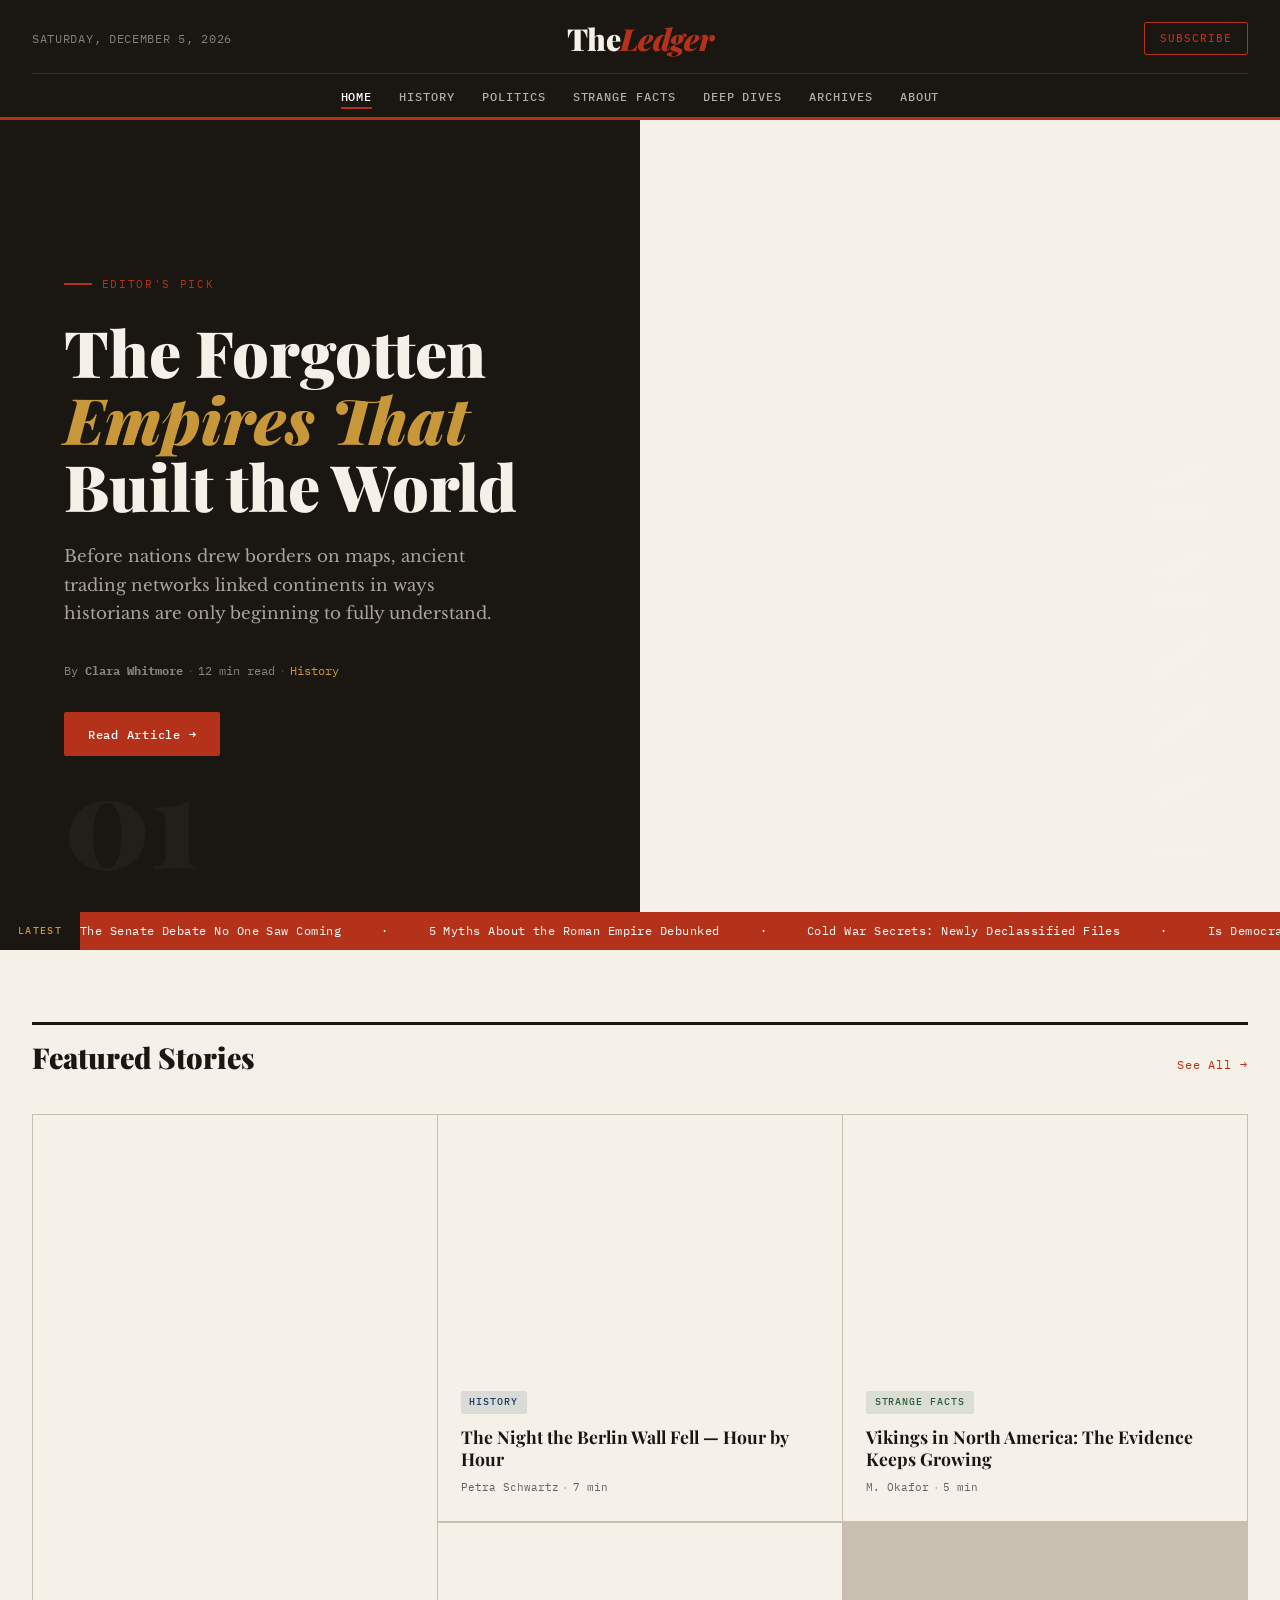
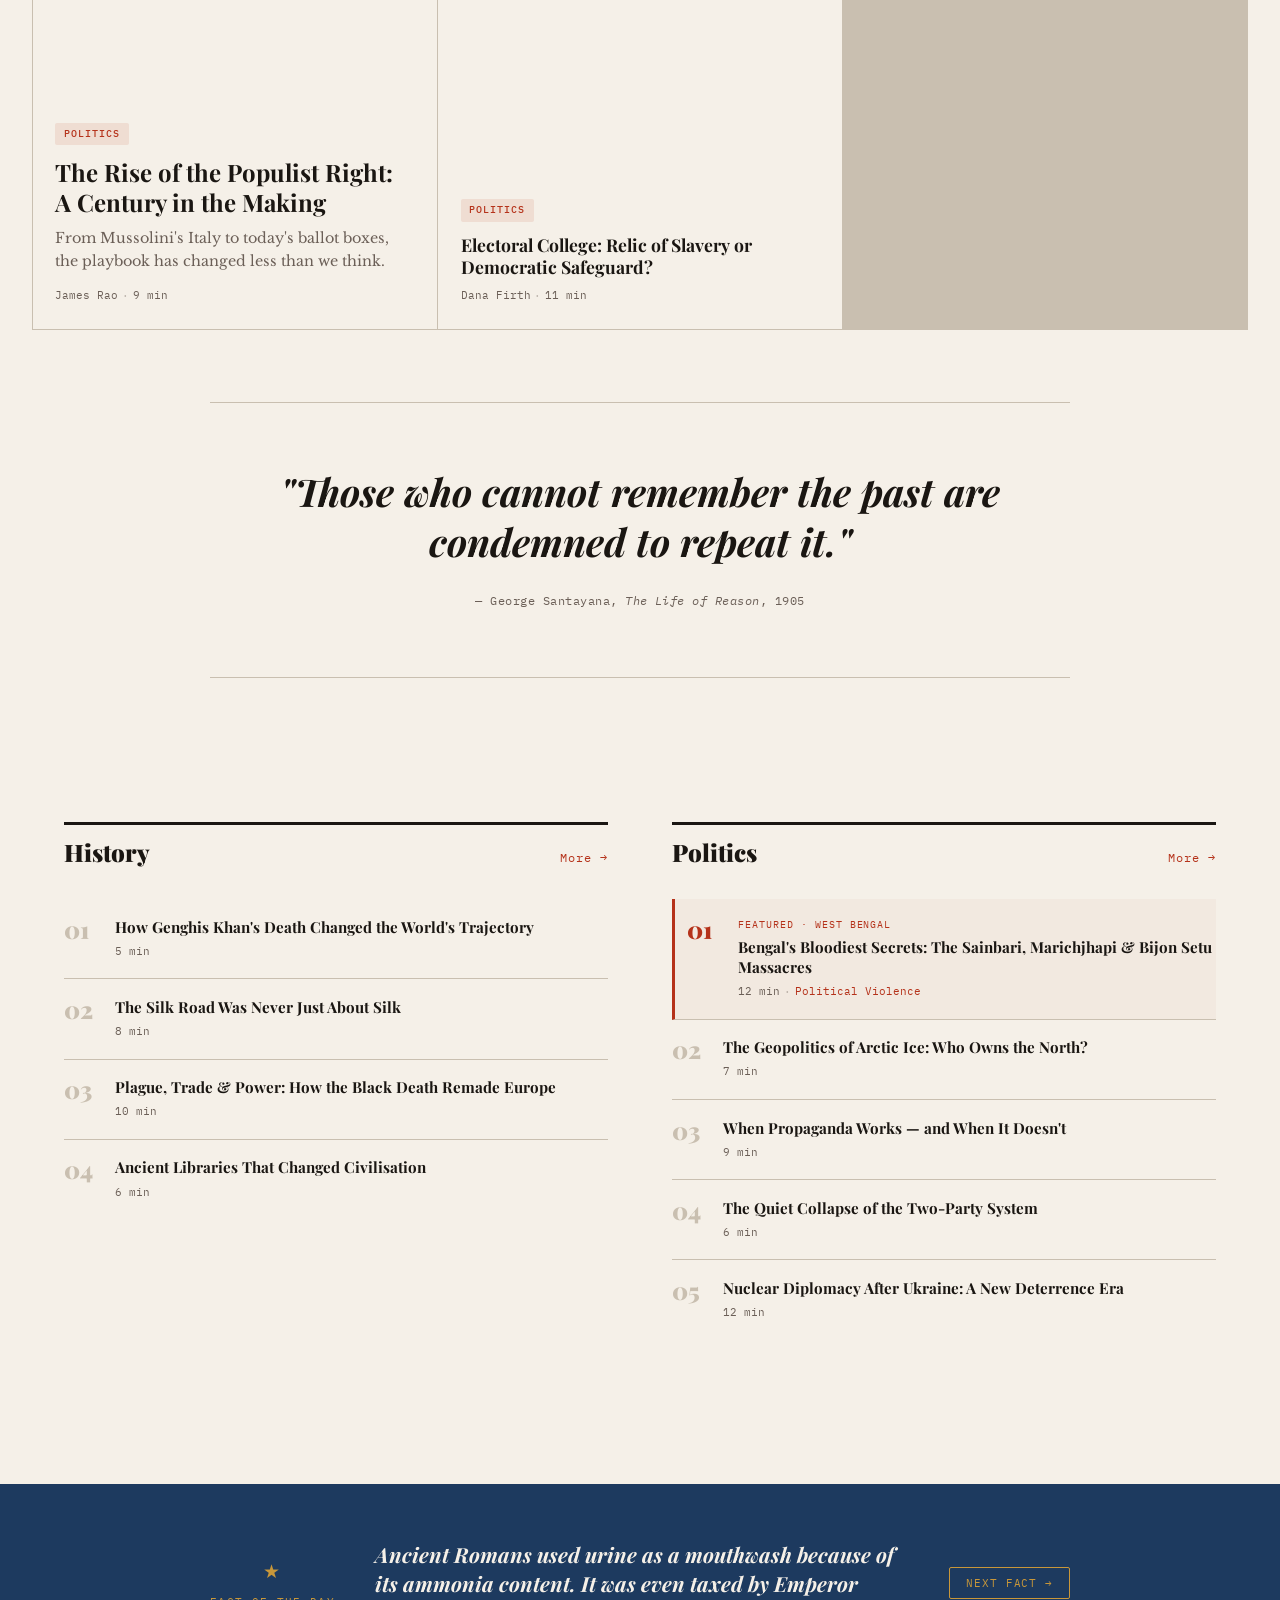
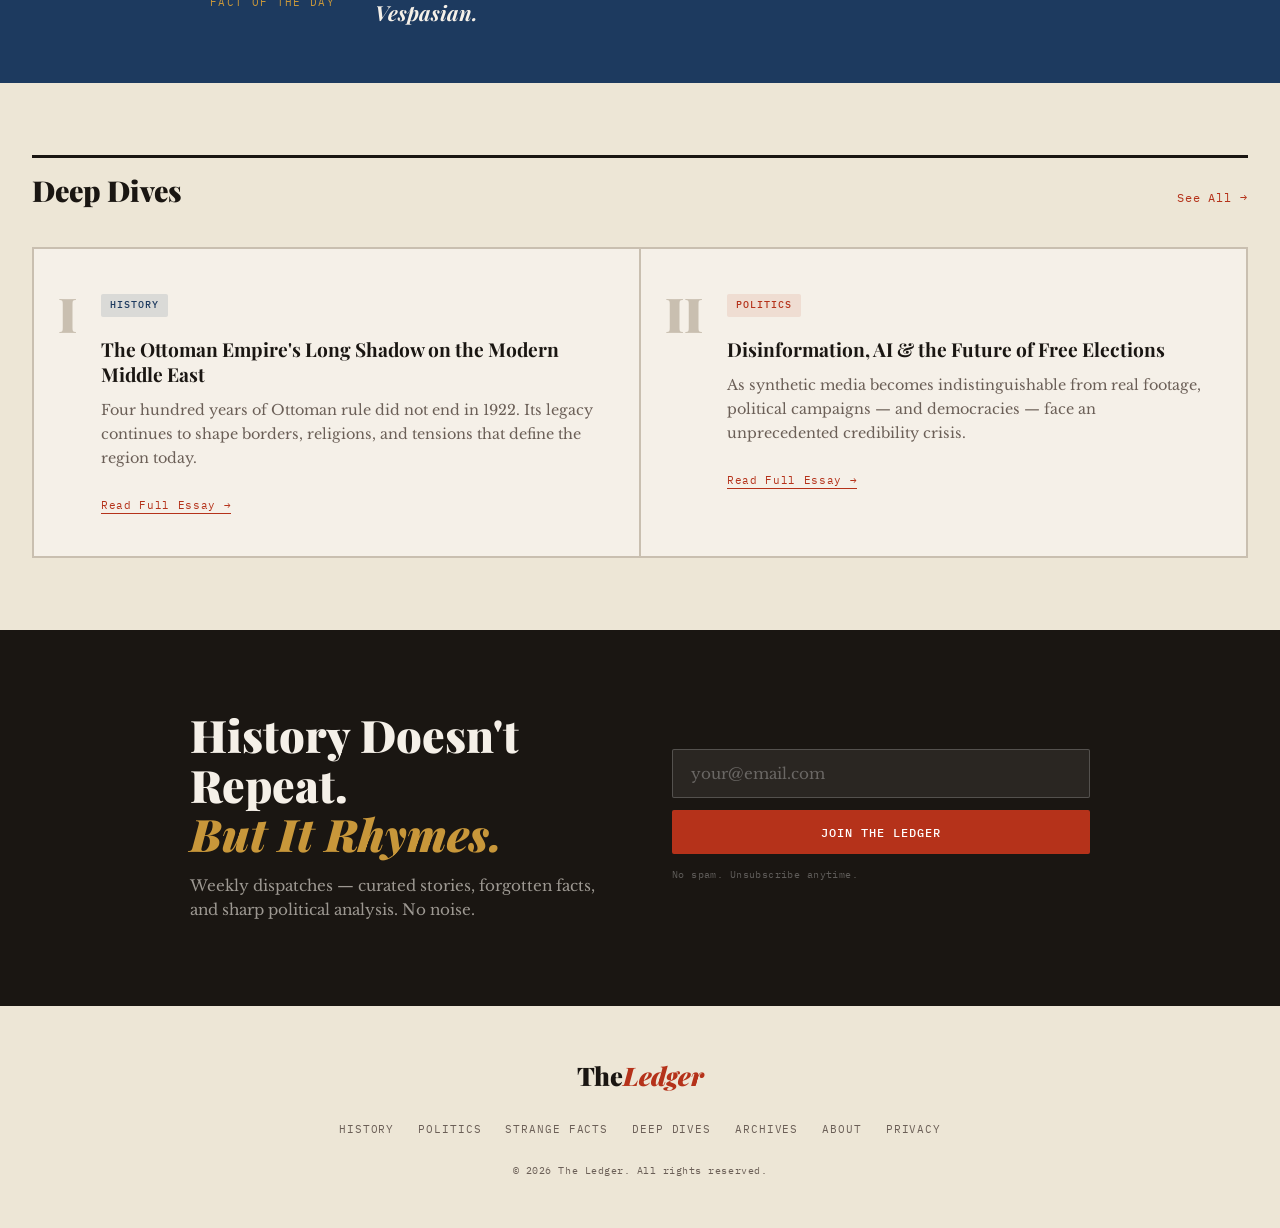
<file: index.html>
<!DOCTYPE html>
<html lang="en">
<head>
  <meta charset="UTF-8" />
  <meta name="viewport" content="width=device-width, initial-scale=1.0" />
  <title>The Ledger — History, Facts & Politics</title>
  <link rel="stylesheet" href="style.css" />
  <link href="https://fonts.googleapis.com/css2?family=Playfair+Display:ital,wght@0,400;0,700;0,900;1,400;1,700&family=Libre+Baskerville:ital,wght@0,400;0,700;1,400&family=IBM+Plex+Mono:wght@400;500&display=swap" rel="stylesheet" />
</head>
<body>

  <!-- ── NAVIGATION ── -->
  <header class="site-header" id="site-header">
    <div class="header-inner">
      <div class="header-top">
        <div class="dateline" id="dateline"></div>
        <a href="#" class="logo">The<em>Ledger</em></a>
        <div class="header-cta">
          <a href="#" class="btn-subscribe">Subscribe</a>
        </div>
      </div>

      <nav class="main-nav" id="main-nav">
        <button class="nav-toggle" id="nav-toggle" aria-label="Open menu">
          <span></span><span></span><span></span>
        </button>
        <ul class="nav-list" id="nav-list">
          <li><a href="#" class="nav-link active">Home</a></li>
          <li><a href="history.html" class="nav-link">History</a></li>
          <li><a href="#" class="nav-link">Politics</a></li>
          <li><a href="#" class="nav-link">Strange Facts</a></li>
          <li><a href="#" class="nav-link">Deep Dives</a></li>
          <li><a href="#" class="nav-link">Archives</a></li>
          <li><a href="#" class="nav-link">About</a></li>
        </ul>
      </nav>
    </div>
  </header>

  <main>

    <!-- ── HERO ── -->
    <section class="hero">
      <div class="hero-grid">
        <div class="hero-tag">Editor's Pick</div>
        <h1 class="hero-headline">
          The Forgotten<br /><em>Empires That</em><br />Built the World
        </h1>
        <p class="hero-sub">
          Before nations drew borders on maps, ancient trading networks
          linked continents in ways historians are only beginning to fully understand.
        </p>
        <div class="hero-meta">
          <span class="author">By <strong>Clara Whitmore</strong></span>
          <span class="dot">·</span>
          <span class="read-time">12 min read</span>
          <span class="dot">·</span>
          <span class="category">History</span>
        </div>
        <a href="#" class="btn-read">Read Article →</a>
        <div class="hero-number">01</div>
      </div>
      <div class="hero-image-wrap">
        <div class="hero-image" aria-hidden="true"></div>
        <div class="hero-overlay-text">MMXXVI</div>
      </div>
    </section>

    <!-- ── TICKER ── -->
    <div class="ticker-wrap" aria-label="Latest headlines ticker">
      <span class="ticker-label">LATEST</span>
      <div class="ticker-track" id="ticker-track">
        <div class="ticker-inner" id="ticker-inner">
          <span>The Senate Debate No One Saw Coming</span>
          <span>·</span>
          <span>5 Myths About the Roman Empire Debunked</span>
          <span>·</span>
          <span>Cold War Secrets: Newly Declassified Files</span>
          <span>·</span>
          <span>Is Democracy in Retreat? A Global Survey</span>
          <span>·</span>
          <span>The Forgotten Women of the French Revolution</span>
          <span>·</span>
          <span>Why Maps Have Always Been Political Weapons</span>
          <span>·</span>
        </div>
      </div>
    </div>

    <!-- ── FEATURED GRID ── -->
    <section class="section featured-section">
      <div class="section-header">
        <h2 class="section-title">Featured Stories</h2>
        <a href="#" class="see-all">See All →</a>
      </div>

      <div class="card-grid">

        <article class="card card--large" data-reveal>
          <div class="card-img" style="background-image: url('https://images.unsplash.com/photo-1526304640581-d334cdbbf45e?w=900&q=80')"></div>
          <div class="card-body">
            <span class="card-cat cat-politics">Politics</span>
            <h3 class="card-title">The Rise of the Populist Right: A Century in the Making</h3>
            <p class="card-excerpt">From Mussolini's Italy to today's ballot boxes, the playbook has changed less than we think.</p>
            <div class="card-meta">
              <span>James Rao</span><span class="dot">·</span><span>9 min</span>
            </div>
          </div>
        </article>

        <article class="card" data-reveal>
          <div class="card-img" style="background-image: url('https://images.unsplash.com/photo-1461360370896-922624d12aa1?w=600&q=80')"></div>
          <div class="card-body">
            <span class="card-cat cat-history">History</span>
            <h3 class="card-title">The Night the Berlin Wall Fell — Hour by Hour</h3>
            <div class="card-meta">
              <span>Petra Schwartz</span><span class="dot">·</span><span>7 min</span>
            </div>
          </div>
        </article>

        <article class="card" data-reveal>
          <div class="card-img" style="background-image: url('https://images.unsplash.com/photo-1495020689067-958852a7765e?w=600&q=80')"></div>
          <div class="card-body">
            <span class="card-cat cat-facts">Strange Facts</span>
            <h3 class="card-title">Vikings in North America: The Evidence Keeps Growing</h3>
            <div class="card-meta">
              <span>M. Okafor</span><span class="dot">·</span><span>5 min</span>
            </div>
          </div>
        </article>

        <article class="card" data-reveal>
          <div class="card-img" style="background-image: url('https://images.unsplash.com/photo-1529107386315-e1a2ed48a620?w=600&q=80')"></div>
          <div class="card-body">
            <span class="card-cat cat-politics">Politics</span>
            <h3 class="card-title">Electoral College: Relic of Slavery or Democratic Safeguard?</h3>
            <div class="card-meta">
              <span>Dana Firth</span><span class="dot">·</span><span>11 min</span>
            </div>
          </div>
        </article>

      </div>
    </section>

    <!-- ── DIVIDER QUOTE ── -->
    <blockquote class="pull-quote" data-reveal>
      <p>"Those who cannot remember the past are condemned to repeat it."</p>
      <cite>— George Santayana, <em>The Life of Reason</em>, 1905</cite>
    </blockquote>

    <!-- ── TWO-COLUMN: HISTORY + POLITICS ── -->
    <section class="section two-col-section">
      <div class="two-col-wrap">

        <div class="col-block">
          <div class="col-header">
            <h2 class="col-title">History</h2>
            <a href="#" class="see-all">More →</a>
          </div>
          <div class="list-articles">
            <article class="list-article" data-reveal>
              <span class="list-num">01</span>
              <div>
                <h4>How Genghis Khan's Death Changed the World's Trajectory</h4>
                <div class="card-meta"><span>5 min</span></div>
              </div>
            </article>
            <article class="list-article" data-reveal>
              <span class="list-num">02</span>
              <div>
                <h4>The Silk Road Was Never Just About Silk</h4>
                <div class="card-meta"><span>8 min</span></div>
              </div>
            </article>
            <article class="list-article" data-reveal>
              <span class="list-num">03</span>
              <div>
                <h4>Plague, Trade & Power: How the Black Death Remade Europe</h4>
                <div class="card-meta"><span>10 min</span></div>
              </div>
            </article>
            <article class="list-article" data-reveal>
              <span class="list-num">04</span>
              <div>
                <h4>Ancient Libraries That Changed Civilisation</h4>
                <div class="card-meta"><span>6 min</span></div>
              </div>
            </article>
          </div>
        </div>

        <div class="col-block">
          <div class="col-header">
            <h2 class="col-title">Politics</h2>
            <a href="#" class="see-all">More →</a>
          </div>
          <div class="list-articles">
            <article class="list-article" data-reveal style="border-left: 3px solid #b5321a; padding-left: .75rem; background: rgba(181,50,26,.04);">
              <span class="list-num" style="color: #b5321a;">01</span>
              <div>
                <span style="font-family:'IBM Plex Mono',monospace; font-size:.6rem; letter-spacing:.1em; text-transform:uppercase; color:#b5321a; display:block; margin-bottom:.25rem;">Featured · West Bengal</span>
                <h4><a href="bengal-massacre.html" style="color:inherit; text-decoration:none;">Bengal's Bloodiest Secrets: The Sainbari, Marichjhapi &amp; Bijon Setu Massacres</a></h4>
                <div class="card-meta"><span>12 min</span><span class="dot">·</span><span style="color:#b5321a;">Political Violence</span></div>
              </div>
            </article>
            <article class="list-article" data-reveal>
              <span class="list-num">02</span>
              <div>
                <h4>The Geopolitics of Arctic Ice: Who Owns the North?</h4>
                <div class="card-meta"><span>7 min</span></div>
              </div>
            </article>
            <article class="list-article" data-reveal>
              <span class="list-num">03</span>
              <div>
                <h4>When Propaganda Works — and When It Doesn't</h4>
                <div class="card-meta"><span>9 min</span></div>
              </div>
            </article>
            <article class="list-article" data-reveal>
              <span class="list-num">04</span>
              <div>
                <h4>The Quiet Collapse of the Two-Party System</h4>
                <div class="card-meta"><span>6 min</span></div>
              </div>
            </article>
            <article class="list-article" data-reveal>
              <span class="list-num">05</span>
              <div>
                <h4>Nuclear Diplomacy After Ukraine: A New Deterrence Era</h4>
                <div class="card-meta"><span>12 min</span></div>
              </div>
            </article>
          </div>
        </div>

      </div>
    </section>

    <!-- ── FACT OF THE DAY ── -->
    <section class="fact-band" data-reveal>
      <div class="fact-inner">
        <div class="fact-label">
          <span class="fact-icon">★</span>
          Fact of the Day
        </div>
        <p class="fact-text" id="fact-text">Loading today's fact…</p>
        <button class="btn-nextfact" id="next-fact">Next Fact →</button>
      </div>
    </section>

    <!-- ── DEEP DIVES ── -->
    <section class="section deep-section">
      <div class="section-header">
        <h2 class="section-title">Deep Dives</h2>
        <a href="#" class="see-all">See All →</a>
      </div>
      <div class="deep-grid">

        <article class="deep-card" data-reveal>
          <div class="deep-num">I</div>
          <div>
            <span class="card-cat cat-history">History</span>
            <h3>The Ottoman Empire's Long Shadow on the Modern Middle East</h3>
            <p>Four hundred years of Ottoman rule did not end in 1922. Its legacy continues to shape borders, religions, and tensions that define the region today.</p>
            <a href="#" class="btn-ghost">Read Full Essay →</a>
          </div>
        </article>

        <article class="deep-card" data-reveal>
          <div class="deep-num">II</div>
          <div>
            <span class="card-cat cat-politics">Politics</span>
            <h3>Disinformation, AI & the Future of Free Elections</h3>
            <p>As synthetic media becomes indistinguishable from real footage, political campaigns — and democracies — face an unprecedented credibility crisis.</p>
            <a href="#" class="btn-ghost">Read Full Essay →</a>
          </div>
        </article>

      </div>
    </section>

    <!-- ── NEWSLETTER ── -->
    <section class="newsletter-band" data-reveal>
      <div class="newsletter-inner">
        <div class="newsletter-text">
          <h2>History Doesn't Repeat.<br /><em>But It Rhymes.</em></h2>
          <p>Weekly dispatches — curated stories, forgotten facts, and sharp political analysis. No noise.</p>
        </div>
        <div class="newsletter-form">
          <input type="email" placeholder="your@email.com" class="email-input" aria-label="Email address" />
          <button class="btn-join">Join the Ledger</button>
          <small>No spam. Unsubscribe anytime.</small>
        </div>
      </div>
    </section>

  </main>

  <!-- ── FOOTER ── -->
  <footer class="site-footer">
    <div class="footer-inner">
      <div class="footer-logo">The<em>Ledger</em></div>
      <div class="footer-links">
        <a href="#">History</a>
        <a href="#">Politics</a>
        <a href="#">Strange Facts</a>
        <a href="#">Deep Dives</a>
        <a href="#">Archives</a>
        <a href="#">About</a>
        <a href="#">Privacy</a>
      </div>
      <p class="footer-copy">© 2026 The Ledger. All rights reserved.</p>
    </div>
  </footer>

  <script src="script.js"></script>
</body>
</html>
</file>
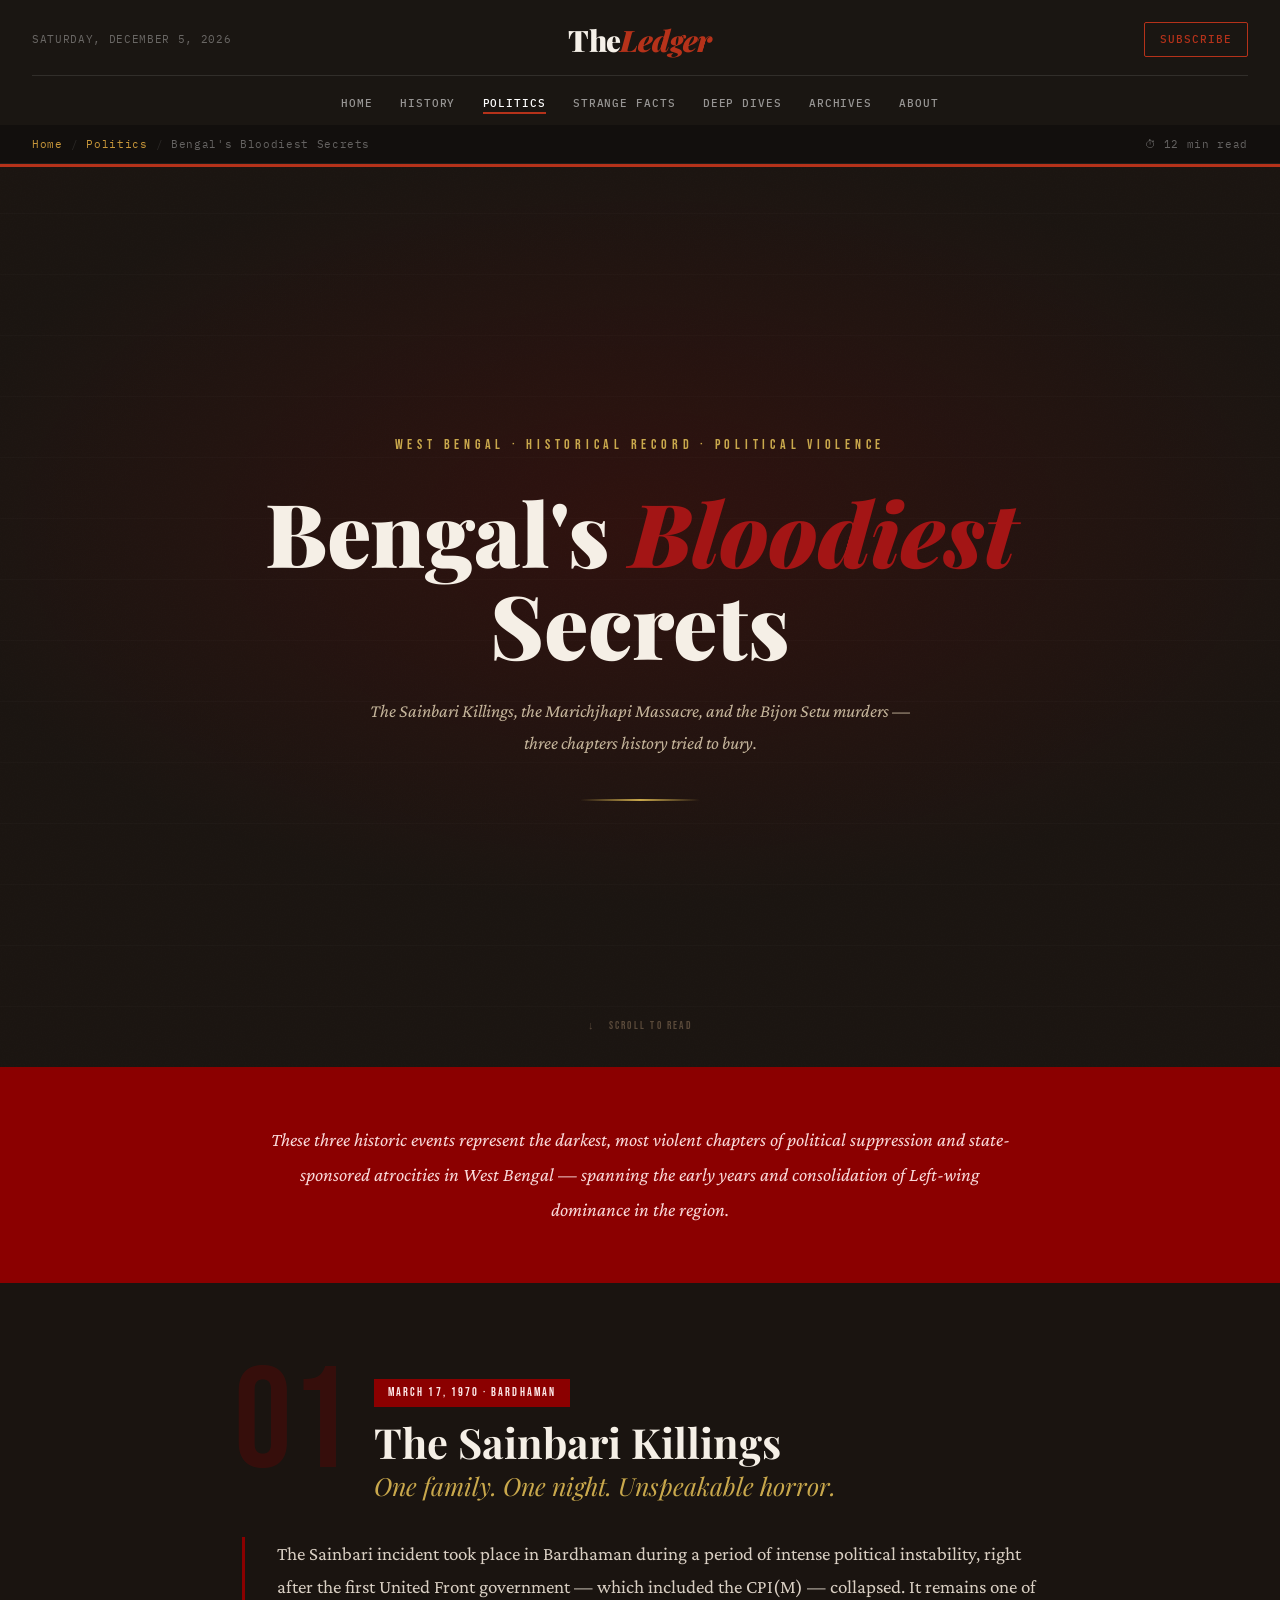
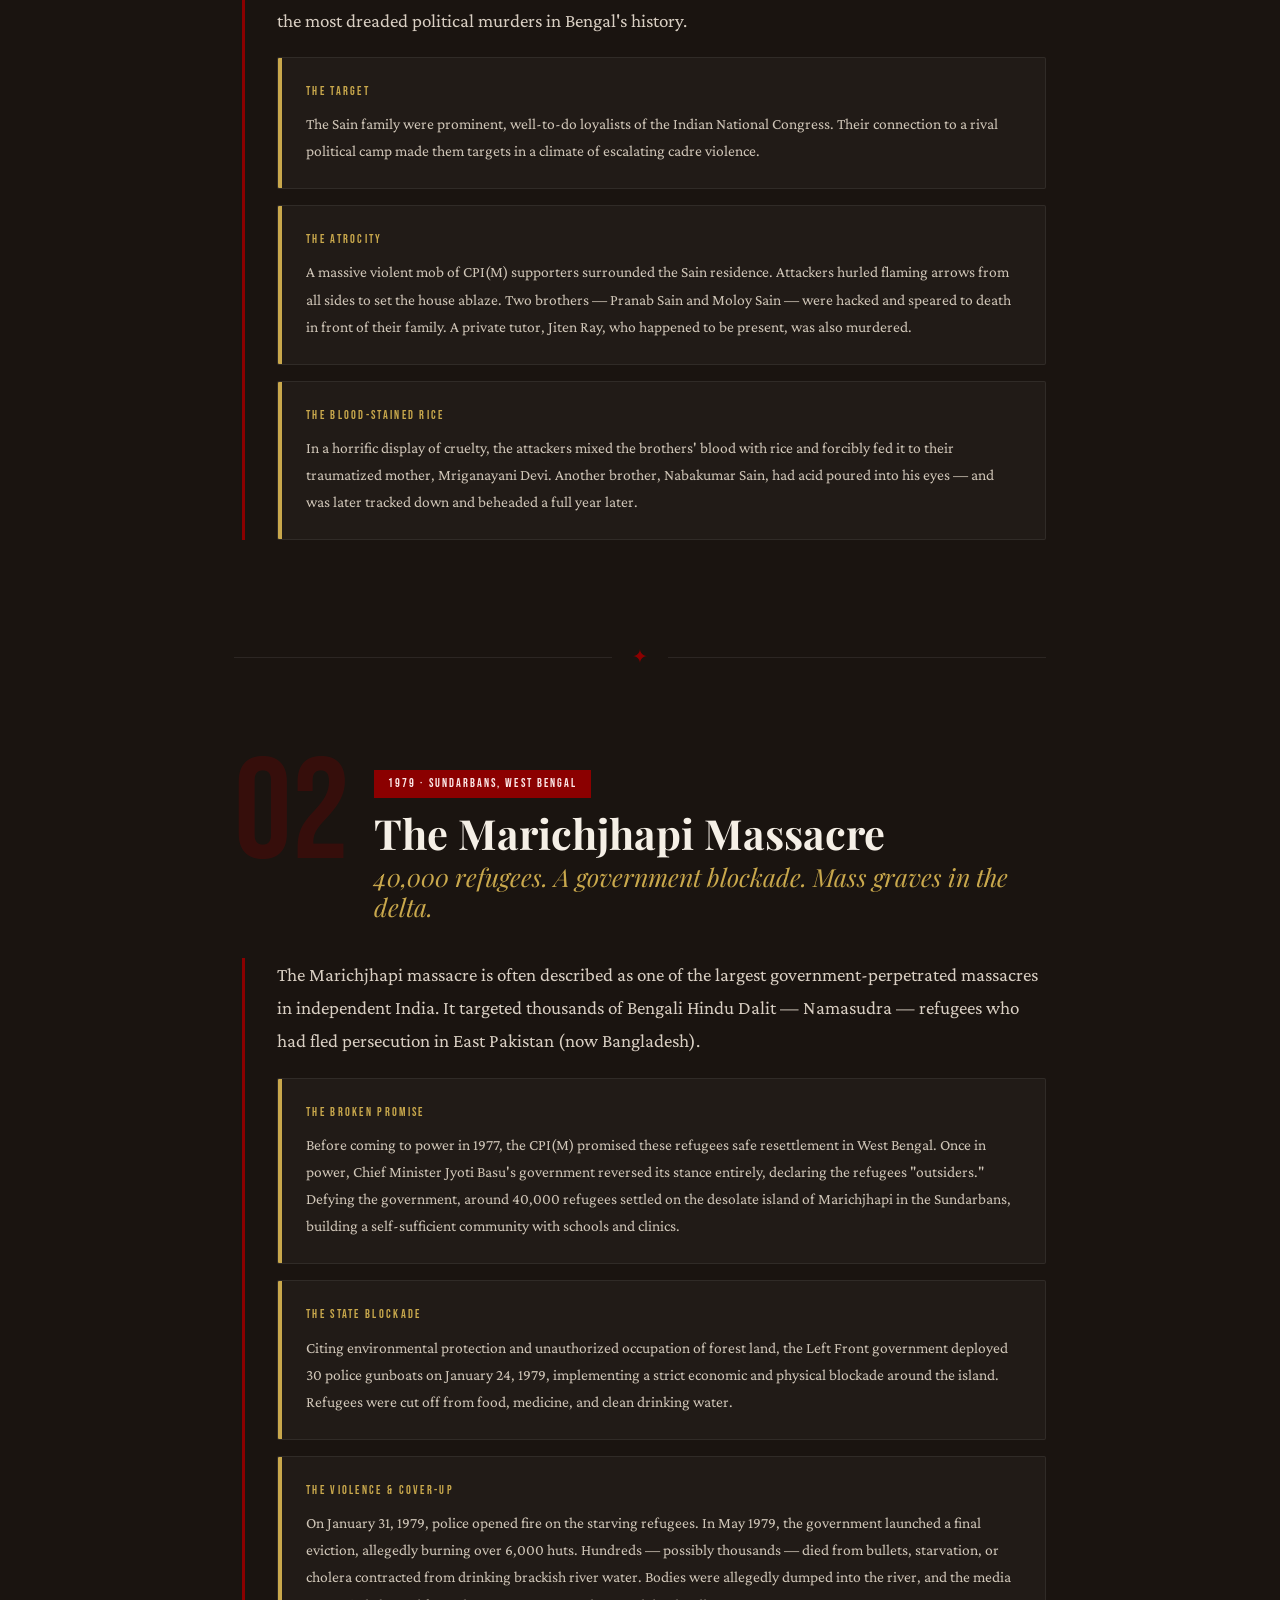
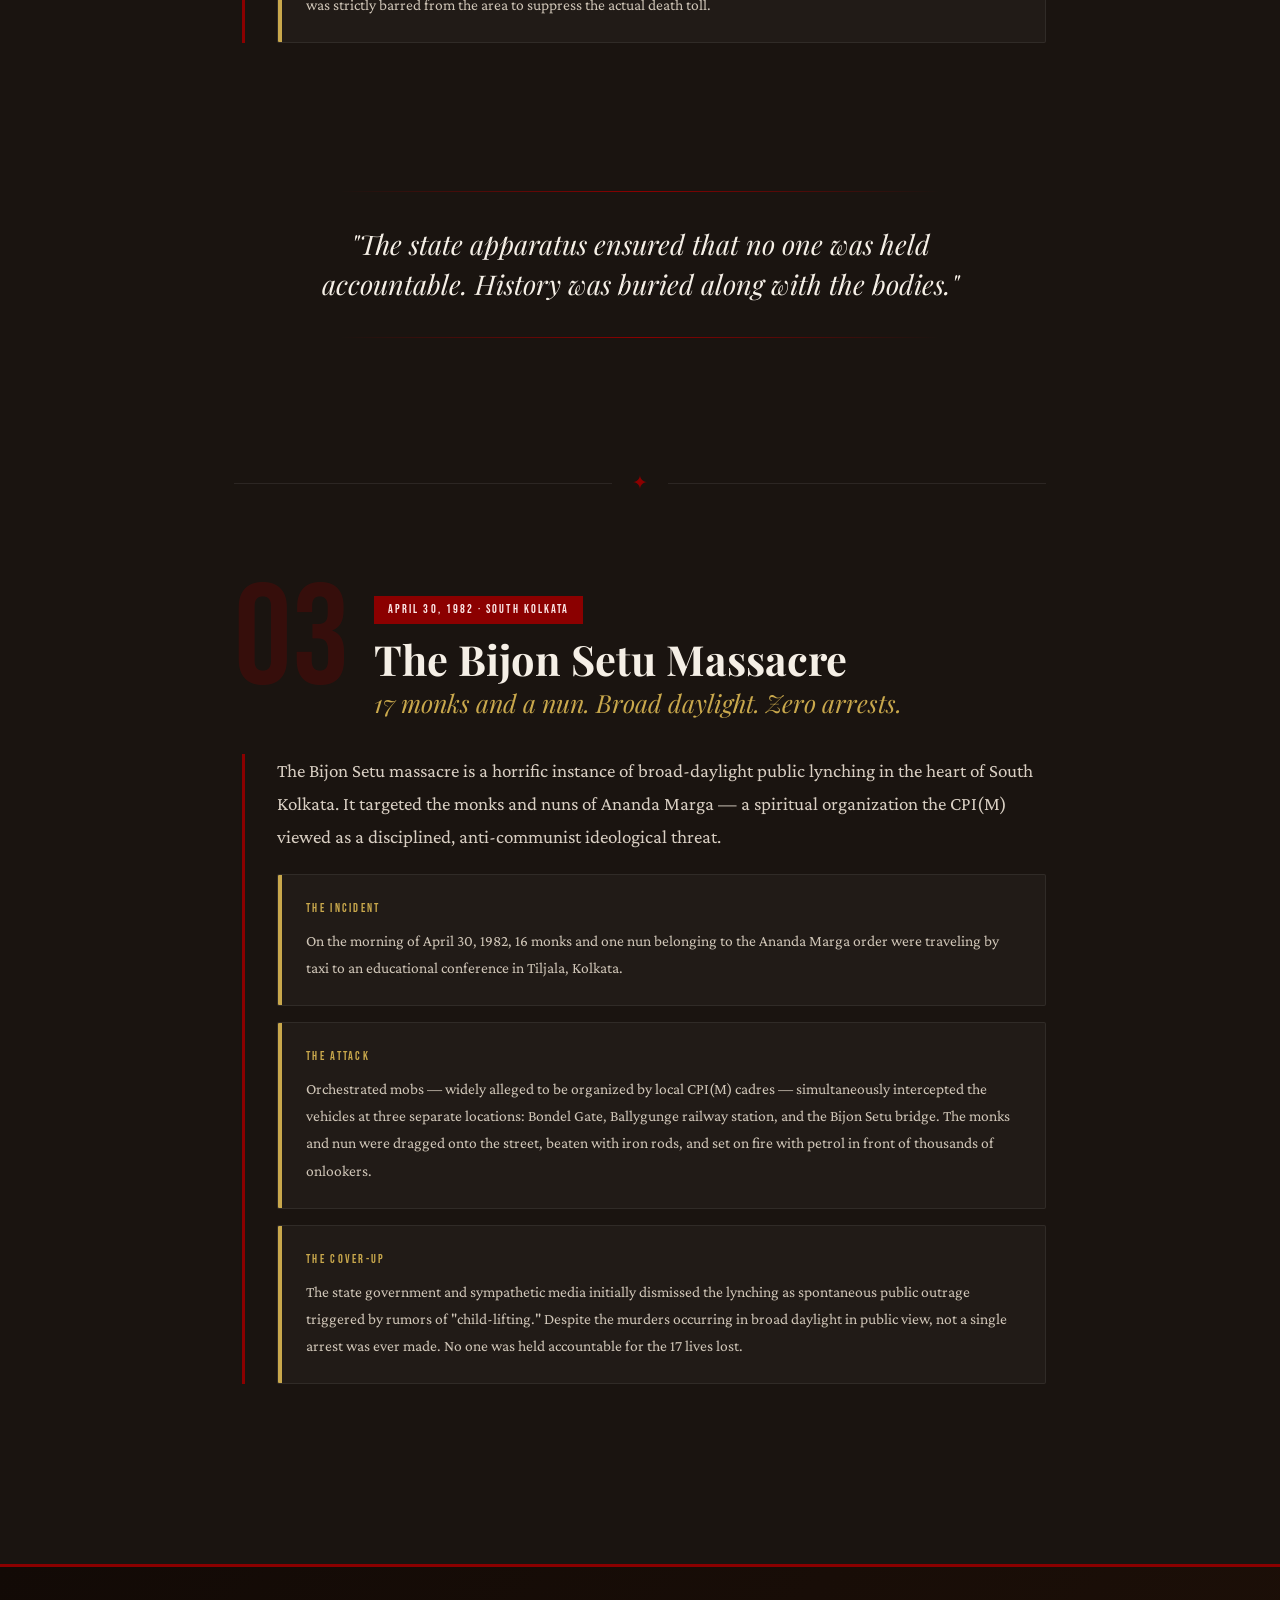
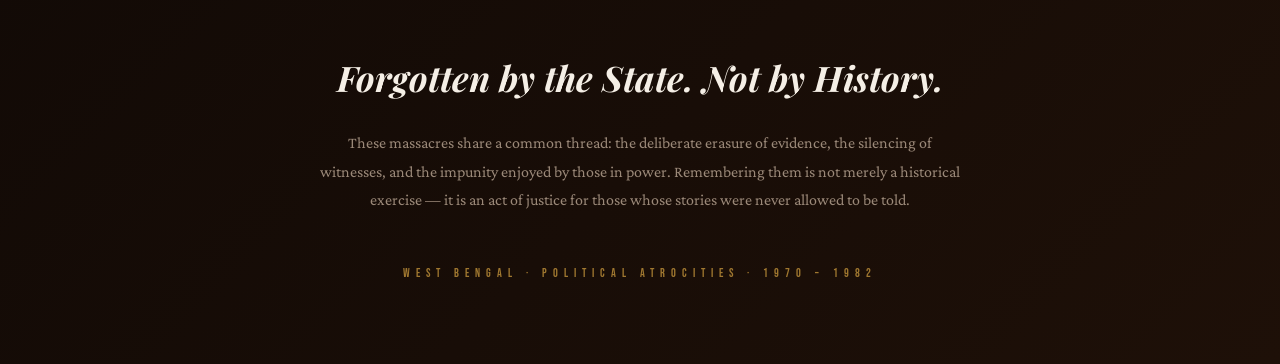
<file: bengal-massacre.html>
<!DOCTYPE html>
<html lang="en">
<head>
  <meta charset="UTF-8" />
  <meta name="viewport" content="width=device-width, initial-scale=1.0"/>
  <title>Bengal's Bloodiest Secrets — The Ledger</title>
  <link href="https://fonts.googleapis.com/css2?family=Playfair+Display:ital,wght@0,400;0,700;0,900;1,400;1,700&family=Crimson+Pro:ital,wght@0,300;0,400;0,600;1,300;1,400&family=Bebas+Neue&family=IBM+Plex+Mono:wght@400;500&display=swap" rel="stylesheet"/>
  <style>
    :root {
      --blood: #8B0000;
      --blood-light: #a31515;
      --ash: #1a1410;
      --parchment: #f5efe6;
      --parchment-dark: #ede3d4;
      --gold: #c9a84c;
      --gold-dim: #a07830;
      --smoke: #5a4a3a;
      --ink: #2a1f14;
    }

    *, *::before, *::after { box-sizing: border-box; margin: 0; padding: 0; }

    body {
      background-color: var(--ash);
      color: var(--parchment);
      font-family: 'Crimson Pro', Georgia, serif;
      font-size: 19px;
      line-height: 1.75;
      overflow-x: hidden;
    }

    /* ── HERO ── */
    .hero {
      position: relative;
      min-height: 100vh;
      display: flex;
      flex-direction: column;
      justify-content: center;
      align-items: center;
      text-align: center;
      padding: 60px 24px;
      background:
        radial-gradient(ellipse 80% 60% at 50% 40%, rgba(139,0,0,0.18) 0%, transparent 70%),
        repeating-linear-gradient(
          0deg,
          transparent,
          transparent 60px,
          rgba(255,255,255,0.015) 60px,
          rgba(255,255,255,0.015) 61px
        ),
        var(--ash);
      overflow: hidden;
    }

    .hero::before {
      content: '';
      position: absolute;
      inset: 0;
      background: url("data:image/svg+xml,%3Csvg xmlns='http://www.w3.org/2000/svg' width='400' height='400'%3E%3Cfilter id='n'%3E%3CfeTurbulence type='fractalNoise' baseFrequency='0.75' numOctaves='4' stitchTiles='stitch'/%3E%3C/filter%3E%3Crect width='400' height='400' filter='url(%23n)' opacity='0.04'/%3E%3C/svg%3E");
      opacity: 0.4;
      pointer-events: none;
    }

    .hero-eyebrow {
      font-family: 'Bebas Neue', sans-serif;
      letter-spacing: 0.35em;
      font-size: 0.85rem;
      color: var(--gold);
      margin-bottom: 28px;
      animation: fadeUp 1s ease both;
    }

    .hero h1 {
      font-family: 'Playfair Display', serif;
      font-weight: 900;
      font-size: clamp(2.6rem, 7vw, 5.5rem);
      line-height: 1.05;
      color: var(--parchment);
      max-width: 820px;
      animation: fadeUp 1s 0.15s ease both;
    }

    .hero h1 em {
      font-style: italic;
      color: var(--blood-light);
    }

    .hero-sub {
      margin-top: 24px;
      font-size: 1.15rem;
      color: #c4b49a;
      font-style: italic;
      max-width: 560px;
      animation: fadeUp 1s 0.3s ease both;
    }

    .hero-rule {
      width: 120px;
      height: 2px;
      background: linear-gradient(90deg, transparent, var(--gold), transparent);
      margin: 40px auto 0;
      animation: fadeUp 1s 0.45s ease both;
    }

    .scroll-hint {
      position: absolute;
      bottom: 32px;
      left: 50%;
      transform: translateX(-50%);
      font-family: 'Bebas Neue', sans-serif;
      letter-spacing: 0.2em;
      font-size: 0.7rem;
      color: var(--smoke);
      animation: pulse 2.5s ease infinite;
    }

    /* ── INTRO BLOCK ── */
    .intro-band {
      background: var(--blood);
      padding: 56px 24px;
      text-align: center;
    }

    .intro-band p {
      max-width: 760px;
      margin: 0 auto;
      font-size: 1.2rem;
      font-style: italic;
      color: #f9d8d8;
      line-height: 1.8;
    }

    /* ── MAIN CONTENT ── */
    .content {
      max-width: 860px;
      margin: 0 auto;
      padding: 80px 24px;
    }

    /* ── MASSACRE CARDS ── */
    .massacre {
      margin-bottom: 100px;
      position: relative;
    }

    .massacre-header {
      display: flex;
      align-items: flex-start;
      gap: 24px;
      margin-bottom: 36px;
    }

    .massacre-number {
      font-family: 'Bebas Neue', sans-serif;
      font-size: clamp(5rem, 12vw, 9rem);
      line-height: 0.85;
      color: var(--blood);
      opacity: 0.25;
      flex-shrink: 0;
      user-select: none;
    }

    .massacre-title-block {
      padding-top: 10px;
    }

    .massacre-tag {
      display: inline-block;
      background: var(--blood);
      color: #fde8e8;
      font-family: 'Bebas Neue', sans-serif;
      letter-spacing: 0.18em;
      font-size: 0.72rem;
      padding: 4px 14px;
      margin-bottom: 10px;
    }

    .massacre h2 {
      font-family: 'Playfair Display', serif;
      font-weight: 700;
      font-size: clamp(1.6rem, 4vw, 2.6rem);
      line-height: 1.2;
      color: var(--parchment);
    }

    .massacre h2 span {
      display: block;
      font-weight: 400;
      font-style: italic;
      font-size: 0.6em;
      color: var(--gold);
      margin-top: 4px;
    }

    .massacre-body {
      border-left: 3px solid var(--blood);
      padding-left: 32px;
      margin-left: 8px;
    }

    .massacre-body p {
      color: #d9cfc3;
      margin-bottom: 20px;
    }

    /* ── DETAIL ITEMS ── */
    .detail-item {
      background: rgba(255,255,255,0.03);
      border: 1px solid rgba(255,255,255,0.07);
      border-radius: 2px;
      padding: 24px 28px;
      margin-bottom: 16px;
      position: relative;
      overflow: hidden;
    }

    .detail-item::before {
      content: '';
      position: absolute;
      left: 0; top: 0; bottom: 0;
      width: 4px;
      background: var(--gold);
    }

    .detail-label {
      font-family: 'Bebas Neue', sans-serif;
      letter-spacing: 0.2em;
      font-size: 0.72rem;
      color: var(--gold);
      margin-bottom: 8px;
    }

    .detail-item p {
      color: #cfc5b7;
      font-size: 0.97rem;
      margin: 0;
    }

    /* ── PULL QUOTE ── */
    .pull-quote {
      text-align: center;
      padding: 48px 32px;
      margin: 60px 0;
      position: relative;
    }

    .pull-quote::before, .pull-quote::after {
      content: '';
      display: block;
      height: 1px;
      background: linear-gradient(90deg, transparent, var(--blood), transparent);
      margin: 0 auto 32px;
      width: 80%;
    }

    .pull-quote::after { margin: 32px auto 0; }

    .pull-quote blockquote {
      font-family: 'Playfair Display', serif;
      font-size: clamp(1.2rem, 3vw, 1.7rem);
      font-style: italic;
      font-weight: 400;
      color: var(--parchment);
      line-height: 1.5;
      max-width: 680px;
      margin: 0 auto;
    }

    /* ── DIVIDER ── */
    .section-divider {
      display: flex;
      align-items: center;
      gap: 20px;
      margin: 80px 0 80px;
      color: var(--smoke);
    }

    .section-divider::before, .section-divider::after {
      content: '';
      flex: 1;
      height: 1px;
      background: rgba(255,255,255,0.08);
    }

    .section-divider span {
      font-size: 1.2rem;
      color: var(--blood);
    }

    /* ── CLOSING ── */
    .closing-band {
      background: linear-gradient(135deg, #120a06 0%, #1e1008 100%);
      border-top: 3px solid var(--blood);
      padding: 80px 24px;
      text-align: center;
    }

    .closing-band h3 {
      font-family: 'Playfair Display', serif;
      font-size: clamp(1.4rem, 3.5vw, 2.2rem);
      color: var(--parchment);
      margin-bottom: 20px;
      font-style: italic;
    }

    .closing-band p {
      max-width: 640px;
      margin: 0 auto;
      color: #9a8878;
      font-size: 1rem;
      line-height: 1.8;
    }

    .closing-seal {
      margin-top: 48px;
      font-family: 'Bebas Neue', sans-serif;
      letter-spacing: 0.5em;
      font-size: 0.75rem;
      color: var(--gold-dim);
    }

    /* ── ANIMATIONS ── */
    @keyframes fadeUp {
      from { opacity: 0; transform: translateY(22px); }
      to   { opacity: 1; transform: translateY(0); }
    }

    @keyframes pulse {
      0%, 100% { opacity: 0.3; }
      50% { opacity: 0.8; }
    }

    /* ── RESPONSIVE ── */
    @media (max-width: 600px) {
      .massacre-header { flex-direction: column; gap: 8px; }
      .massacre-number { font-size: 5rem; }
      .massacre-body { padding-left: 20px; }
    }

    /* ══════════════════════════════
       THE LEDGER — SITE HEADER NAV
       ══════════════════════════════ */
    .site-header {
      position: sticky; top: 0; z-index: 200;
      background: #1a1612;
      border-bottom: 3px solid #b5321a;
      transition: box-shadow .3s;
      font-family: 'IBM Plex Mono', monospace;
    }
    .site-header.scrolled { box-shadow: 0 4px 24px rgba(0,0,0,.5); }

    .header-inner { max-width: 1280px; margin: 0 auto; padding: 0 2rem; }

    .header-top {
      display: flex; align-items: center;
      justify-content: space-between;
      padding: .85rem 0 .6rem;
      border-bottom: 1px solid rgba(255,255,255,.1);
    }

    .header-dateline {
      font-size: .7rem; letter-spacing: .06em;
      color: rgba(255,255,255,.35); flex: 1;
    }

    .header-logo {
      font-family: 'Playfair Display', serif; font-size: 1.85rem; font-weight: 900;
      letter-spacing: -.02em; color: #f5f0e8; flex: 1; text-align: center;
      text-decoration: none; transition: color .2s;
    }
    .header-logo em { color: #b5321a; font-style: italic; }
    .header-logo:hover { color: #c8973a; }

    .header-cta { flex: 1; display: flex; justify-content: flex-end; }
    .btn-subscribe {
      font-size: .7rem; font-weight: 500; letter-spacing: .1em;
      text-transform: uppercase; border: 1px solid #b5321a;
      color: #b5321a; padding: .4rem .9rem; border-radius: 2px;
      text-decoration: none; transition: background .2s, color .2s;
    }
    .btn-subscribe:hover { background: #b5321a; color: #fff; }

    .main-nav { position: relative; }
    .nav-list {
      display: flex; align-items: center; justify-content: center;
      gap: .2rem; padding: .5rem 0; list-style: none; margin: 0;
    }
    .nav-link {
      font-size: .7rem; font-weight: 500; letter-spacing: .08em;
      text-transform: uppercase; color: rgba(255,255,255,.55);
      padding: .4rem .75rem; border-radius: 2px;
      text-decoration: none; transition: color .2s; position: relative;
    }
    .nav-link::after {
      content: ''; position: absolute; bottom: 2px;
      left: .75rem; right: .75rem; height: 2px;
      background: #b5321a; transform: scaleX(0);
      transition: transform .25s cubic-bezier(0.22,1,0.36,1);
    }
    .nav-link:hover, .nav-link.active { color: #fff; }
    .nav-link:hover::after, .nav-link.active::after { transform: scaleX(1); }

    /* Article breadcrumb bar */
    .article-meta-bar {
      background: rgba(0,0,0,.3);
      border-bottom: 1px solid rgba(255,255,255,.06);
      padding: .6rem 2rem;
    }
    .article-meta-bar-inner {
      max-width: 1280px; margin: 0 auto;
      display: flex; align-items: center; gap: .5rem;
      font-size: .68rem; letter-spacing: .06em; color: rgba(255,255,255,.35);
    }
    .article-meta-bar-inner a { color: #c8973a; text-decoration: none; transition: opacity .2s; }
    .article-meta-bar-inner a:hover { opacity: .7; }
    .article-meta-bar-inner .sep { opacity: .3; }
    .article-meta-bar-inner .read-time {
      margin-left: auto; display: flex; align-items: center; gap: .4rem;
    }

    /* Nav toggle (mobile) */
    .nav-toggle {
      display: none; flex-direction: column; gap: 5px;
      background: none; border: none; cursor: pointer; padding: .5rem;
      position: absolute; right: 0; top: 50%; transform: translateY(-50%);
    }
    .nav-toggle span { display: block; width: 24px; height: 2px; background: #f5f0e8; transition: transform .3s, opacity .3s; }

    @media (max-width: 768px) {
      .header-dateline, .header-cta { display: none; }
      .header-logo { font-size: 1.4rem; text-align: left; }
      .nav-toggle { display: flex; }
      .nav-list {
        position: absolute; top: 100%; left: -2rem; right: -2rem;
        background: #1a1612; border-top: 2px solid #b5321a;
        flex-direction: column; align-items: flex-start;
        gap: 0; padding: .5rem 0; display: none;
      }
      .nav-list.open { display: flex; }
      .nav-link { width: 100%; padding: .7rem 1.5rem; }
      .nav-link::after { display: none; }
      .article-meta-bar { padding: .5rem 1rem; }
    }
  </style>
</head>
<body>

  <!-- ══ THE LEDGER SITE HEADER ══ -->
  <header class="site-header" id="site-header">
    <div class="header-inner">
      <div class="header-top">
        <div class="header-dateline" id="dateline"></div>
        <a href="index.html" class="header-logo">The<em>Ledger</em></a>
        <div class="header-cta">
          <a href="#" class="btn-subscribe">Subscribe</a>
        </div>
      </div>
      <nav class="main-nav">
        <button class="nav-toggle" id="nav-toggle" aria-label="Open menu">
          <span></span><span></span><span></span>
        </button>
        <ul class="nav-list" id="nav-list">
          <li><a href="index.html" class="nav-link">Home</a></li>
          <li><a href="history.html" class="nav-link">History</a></li>
          <li><a href="#" class="nav-link active">Politics</a></li>
          <li><a href="#" class="nav-link">Strange Facts</a></li>
          <li><a href="#" class="nav-link">Deep Dives</a></li>
          <li><a href="#" class="nav-link">Archives</a></li>
          <li><a href="#" class="nav-link">About</a></li>
        </ul>
      </nav>
    </div>
    <!-- Article meta breadcrumb -->
    <div class="article-meta-bar">
      <div class="article-meta-bar-inner">
        <a href="index.html">Home</a>
        <span class="sep">/</span>
        <a href="#">Politics</a>
        <span class="sep">/</span>
        <span>Bengal's Bloodiest Secrets</span>
        <span class="read-time">⏱ 12 min read</span>
      </div>
    </div>
  </header>

  <!-- HERO -->
  <section class="hero">
    <div class="hero-eyebrow">West Bengal · Historical Record · Political Violence</div>
    <h1>Bengal's <em>Bloodiest</em> Secrets</h1>
    <p class="hero-sub">The Sainbari Killings, the Marichjhapi Massacre, and the Bijon Setu murders — three chapters history tried to bury.</p>
    <div class="hero-rule"></div>
    <div class="scroll-hint">↓ &nbsp; Scroll to Read</div>
  </section>

  <!-- INTRO -->
  <div class="intro-band">
    <p>These three historic events represent the darkest, most violent chapters of political suppression and state-sponsored atrocities in West Bengal — spanning the early years and consolidation of Left-wing dominance in the region.</p>
  </div>

  <!-- CONTENT -->
  <main class="content">

    <!-- MASSACRE 1 -->
    <article class="massacre">
      <div class="massacre-header">
        <div class="massacre-number">01</div>
        <div class="massacre-title-block">
          <div class="massacre-tag">March 17, 1970 · Bardhaman</div>
          <h2>The Sainbari Killings <span>One family. One night. Unspeakable horror.</span></h2>
        </div>
      </div>

      <div class="massacre-body">
        <p>The Sainbari incident took place in Bardhaman during a period of intense political instability, right after the first United Front government — which included the CPI(M) — collapsed. It remains one of the most dreaded political murders in Bengal's history.</p>

        <div class="detail-item">
          <div class="detail-label">The Target</div>
          <p>The Sain family were prominent, well-to-do loyalists of the Indian National Congress. Their connection to a rival political camp made them targets in a climate of escalating cadre violence.</p>
        </div>

        <div class="detail-item">
          <div class="detail-label">The Atrocity</div>
          <p>A massive violent mob of CPI(M) supporters surrounded the Sain residence. Attackers hurled flaming arrows from all sides to set the house ablaze. Two brothers — Pranab Sain and Moloy Sain — were hacked and speared to death in front of their family. A private tutor, Jiten Ray, who happened to be present, was also murdered.</p>
        </div>

        <div class="detail-item">
          <div class="detail-label">The Blood-Stained Rice</div>
          <p>In a horrific display of cruelty, the attackers mixed the brothers' blood with rice and forcibly fed it to their traumatized mother, Mriganayani Devi. Another brother, Nabakumar Sain, had acid poured into his eyes — and was later tracked down and beheaded a full year later.</p>
        </div>
      </div>
    </article>

    <div class="section-divider"><span>✦</span></div>

    <!-- MASSACRE 2 -->
    <article class="massacre">
      <div class="massacre-header">
        <div class="massacre-number">02</div>
        <div class="massacre-title-block">
          <div class="massacre-tag">1979 · Sundarbans, West Bengal</div>
          <h2>The Marichjhapi Massacre <span>40,000 refugees. A government blockade. Mass graves in the delta.</span></h2>
        </div>
      </div>

      <div class="massacre-body">
        <p>The Marichjhapi massacre is often described as one of the largest government-perpetrated massacres in independent India. It targeted thousands of Bengali Hindu Dalit — Namasudra — refugees who had fled persecution in East Pakistan (now Bangladesh).</p>

        <div class="detail-item">
          <div class="detail-label">The Broken Promise</div>
          <p>Before coming to power in 1977, the CPI(M) promised these refugees safe resettlement in West Bengal. Once in power, Chief Minister Jyoti Basu's government reversed its stance entirely, declaring the refugees "outsiders." Defying the government, around 40,000 refugees settled on the desolate island of Marichjhapi in the Sundarbans, building a self-sufficient community with schools and clinics.</p>
        </div>

        <div class="detail-item">
          <div class="detail-label">The State Blockade</div>
          <p>Citing environmental protection and unauthorized occupation of forest land, the Left Front government deployed 30 police gunboats on January 24, 1979, implementing a strict economic and physical blockade around the island. Refugees were cut off from food, medicine, and clean drinking water.</p>
        </div>

        <div class="detail-item">
          <div class="detail-label">The Violence & Cover-Up</div>
          <p>On January 31, 1979, police opened fire on the starving refugees. In May 1979, the government launched a final eviction, allegedly burning over 6,000 huts. Hundreds — possibly thousands — died from bullets, starvation, or cholera contracted from drinking brackish river water. Bodies were allegedly dumped into the river, and the media was strictly barred from the area to suppress the actual death toll.</p>
        </div>
      </div>
    </article>

    <div class="pull-quote">
      <blockquote>"The state apparatus ensured that no one was held accountable. History was buried along with the bodies."</blockquote>
    </div>

    <div class="section-divider"><span>✦</span></div>

    <!-- MASSACRE 3 -->
    <article class="massacre">
      <div class="massacre-header">
        <div class="massacre-number">03</div>
        <div class="massacre-title-block">
          <div class="massacre-tag">April 30, 1982 · South Kolkata</div>
          <h2>The Bijon Setu Massacre <span>17 monks and a nun. Broad daylight. Zero arrests.</span></h2>
        </div>
      </div>

      <div class="massacre-body">
        <p>The Bijon Setu massacre is a horrific instance of broad-daylight public lynching in the heart of South Kolkata. It targeted the monks and nuns of Ananda Marga — a spiritual organization the CPI(M) viewed as a disciplined, anti-communist ideological threat.</p>

        <div class="detail-item">
          <div class="detail-label">The Incident</div>
          <p>On the morning of April 30, 1982, 16 monks and one nun belonging to the Ananda Marga order were traveling by taxi to an educational conference in Tiljala, Kolkata.</p>
        </div>

        <div class="detail-item">
          <div class="detail-label">The Attack</div>
          <p>Orchestrated mobs — widely alleged to be organized by local CPI(M) cadres — simultaneously intercepted the vehicles at three separate locations: Bondel Gate, Ballygunge railway station, and the Bijon Setu bridge. The monks and nun were dragged onto the street, beaten with iron rods, and set on fire with petrol in front of thousands of onlookers.</p>
        </div>

        <div class="detail-item">
          <div class="detail-label">The Cover-Up</div>
          <p>The state government and sympathetic media initially dismissed the lynching as spontaneous public outrage triggered by rumors of "child-lifting." Despite the murders occurring in broad daylight in public view, not a single arrest was ever made. No one was held accountable for the 17 lives lost.</p>
        </div>
      </div>
    </article>

  </main>

  <!-- CLOSING -->
  <footer class="closing-band">
    <h3>Forgotten by the State. Not by History.</h3>
    <p>These massacres share a common thread: the deliberate erasure of evidence, the silencing of witnesses, and the impunity enjoyed by those in power. Remembering them is not merely a historical exercise — it is an act of justice for those whose stories were never allowed to be told.</p>
    <div class="closing-seal">West Bengal · Political Atrocities · 1970 – 1982</div>
  </footer>

  <script>
    /* Dateline */
    const dl = document.getElementById('dateline');
    if (dl) dl.textContent = new Date().toLocaleDateString('en-US',{weekday:'long',year:'numeric',month:'long',day:'numeric'}).toUpperCase();

    /* Sticky shadow */
    window.addEventListener('scroll', () => {
      document.getElementById('site-header').classList.toggle('scrolled', window.scrollY > 10);
    }, { passive: true });

    /* Mobile nav */
    const toggle = document.getElementById('nav-toggle');
    const navList = document.getElementById('nav-list');
    if (toggle && navList) {
      toggle.addEventListener('click', () => {
        const open = navList.classList.toggle('open');
        const spans = toggle.querySelectorAll('span');
        if (open) {
          spans[0].style.transform = 'translateY(7px) rotate(45deg)';
          spans[1].style.opacity = '0';
          spans[2].style.transform = 'translateY(-7px) rotate(-45deg)';
        } else {
          spans.forEach(s => { s.style.transform = ''; s.style.opacity = ''; });
        }
      });
    }
  </script>
</body>
</html>
</file>
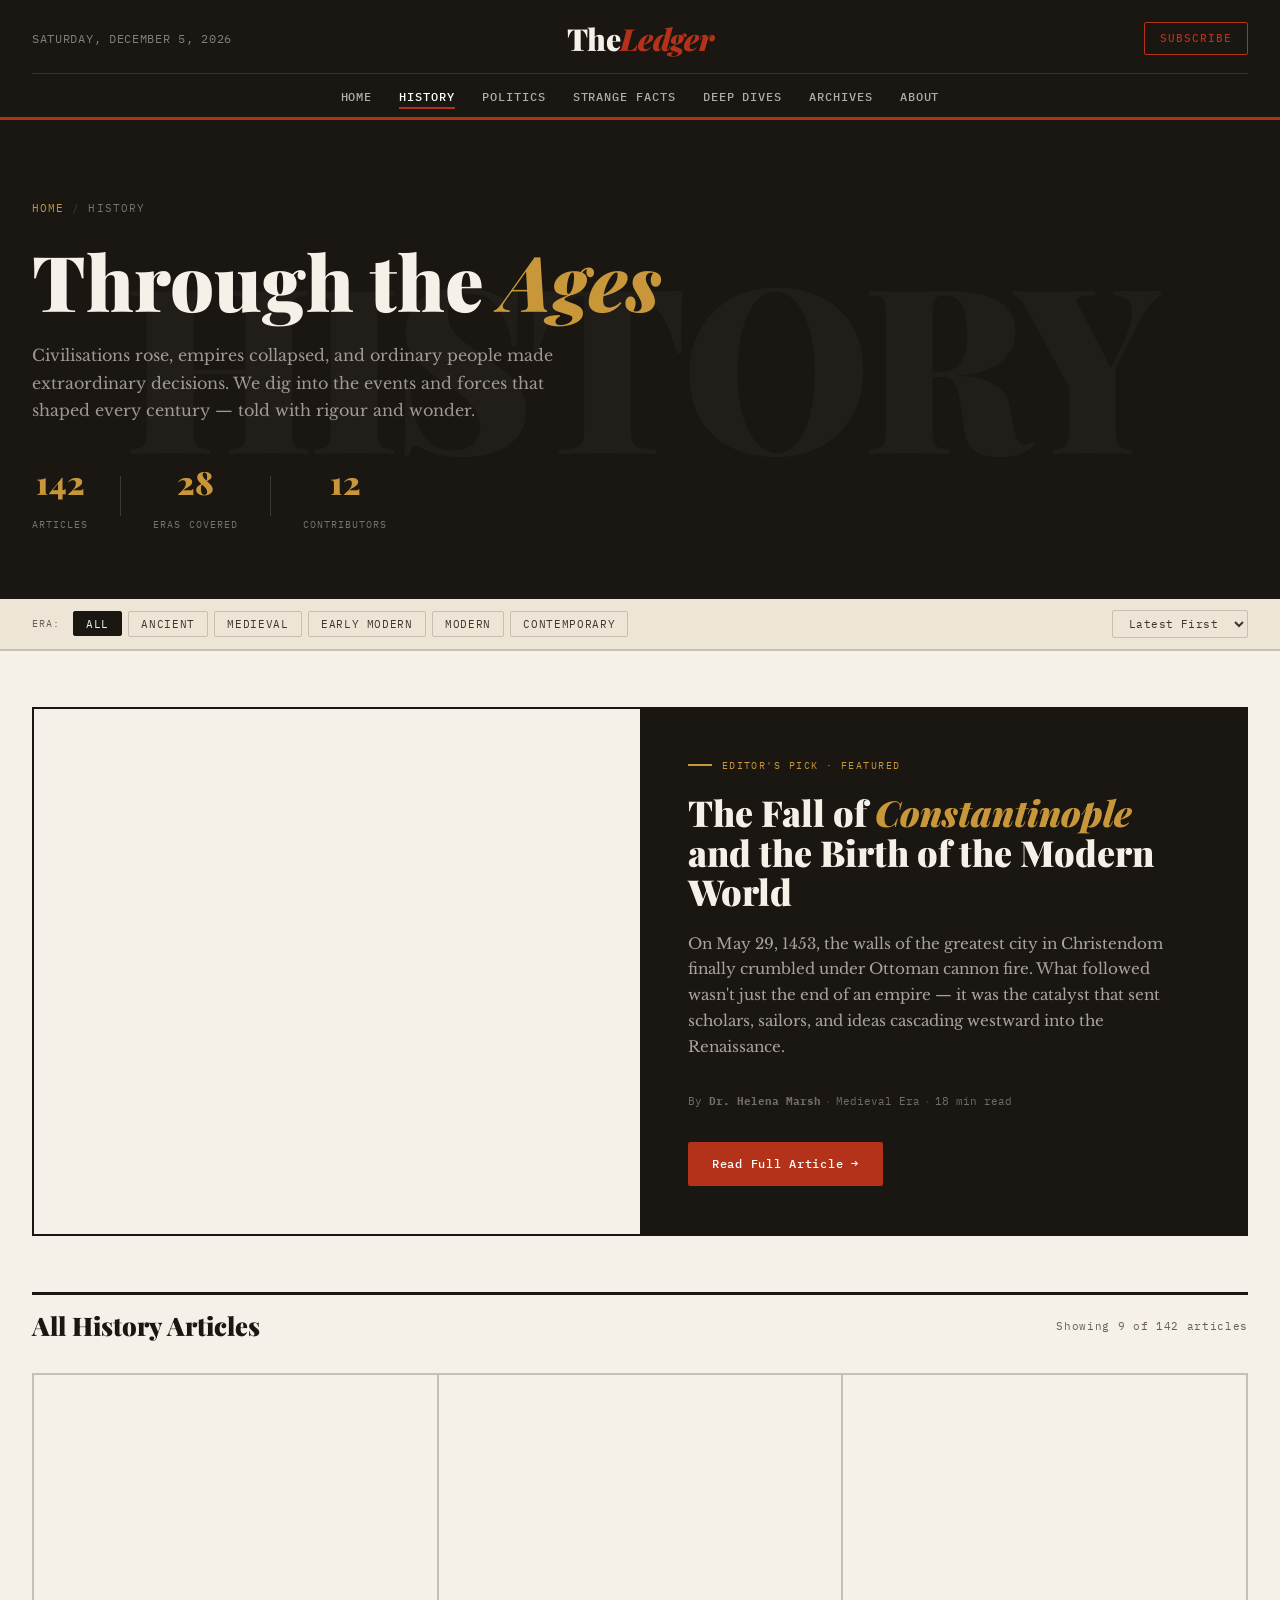
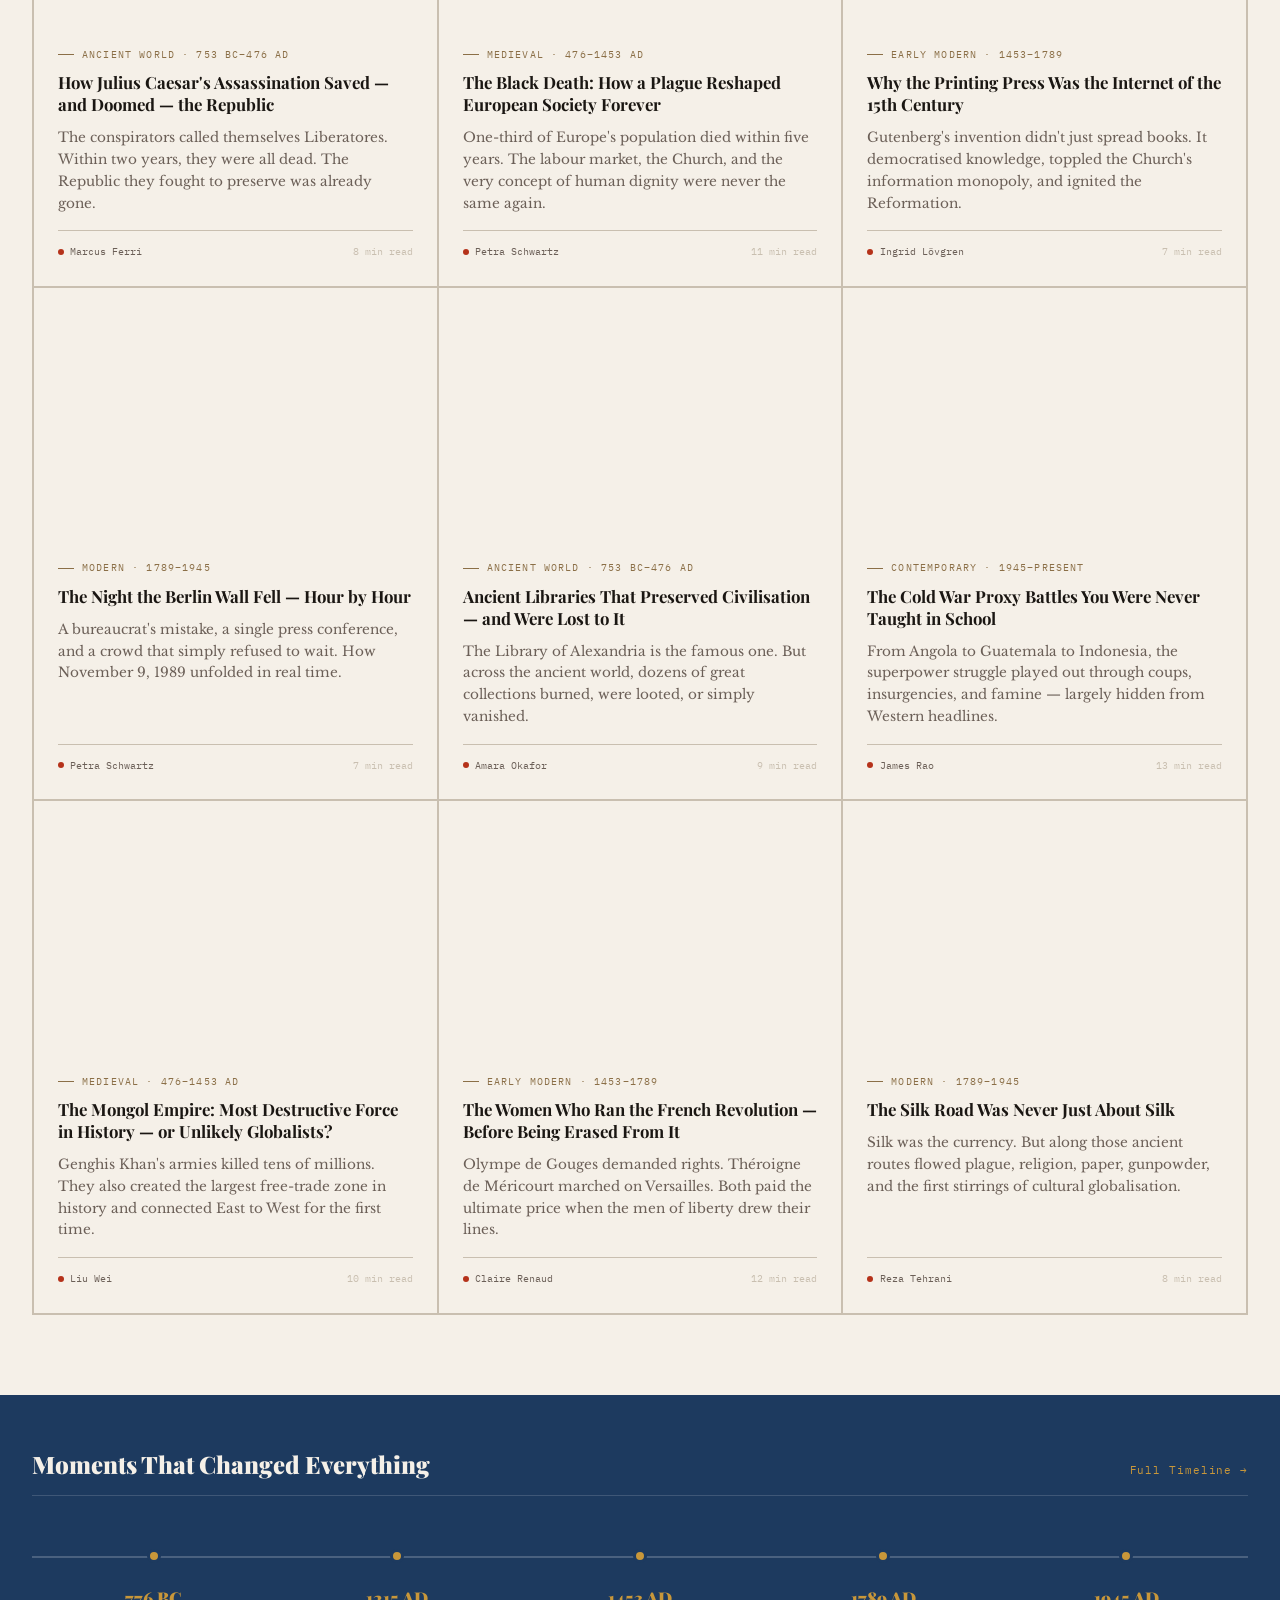
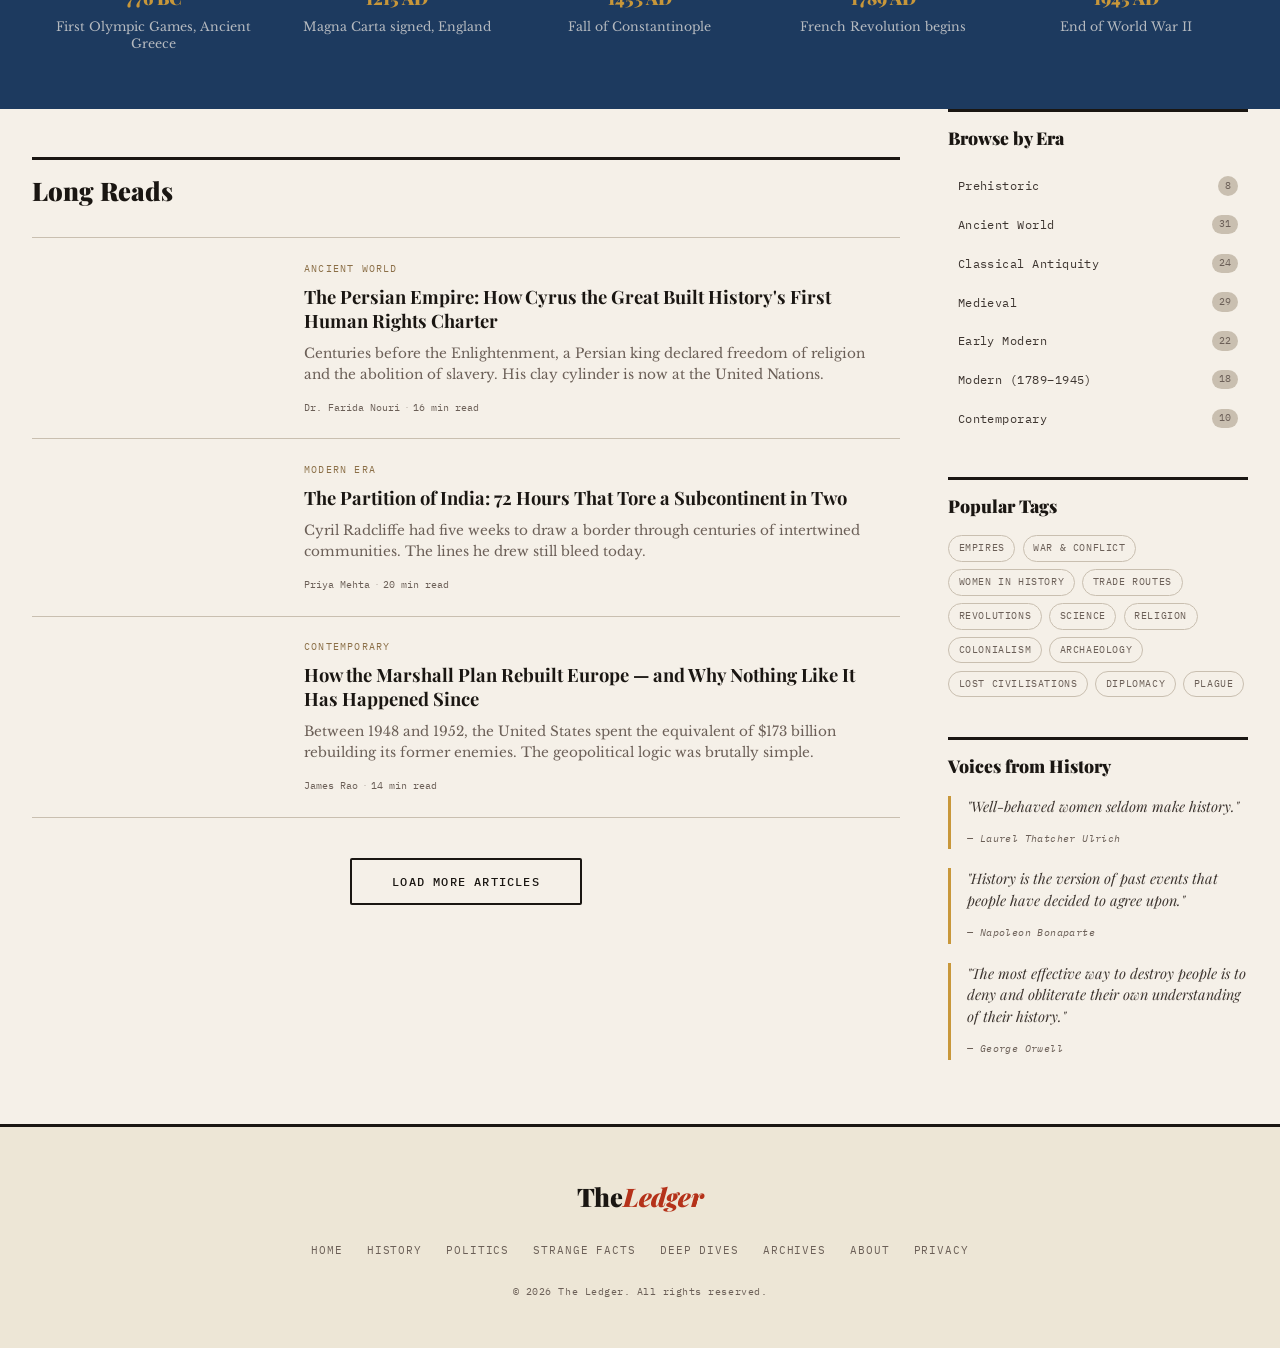
<file: history.html>
<!DOCTYPE html>
<html lang="en">
<head>
  <meta charset="UTF-8" />
  <meta name="viewport" content="width=device-width, initial-scale=1.0" />
  <title>History — The Ledger</title>
  <link href="https://fonts.googleapis.com/css2?family=Playfair+Display:ital,wght@0,400;0,700;0,900;1,400;1,700&family=Libre+Baskerville:ital,wght@0,400;0,700;1,400&family=IBM+Plex+Mono:wght@400;500&display=swap" rel="stylesheet" />

  <style>
    /* ══════════════════════════════════════════
       THE LEDGER — history.html (embedded CSS)
       ══════════════════════════════════════════ */

    :root {
      --ink:        #1a1612;
      --ink-soft:   #3d3530;
      --ink-faint:  #6b5f57;
      --paper:      #f5f0e8;
      --paper-dark: #ede6d6;
      --rule:       #c9bfb0;
      --accent:     #b5321a;
      --accent-lt:  #d94a2c;
      --gold:       #c8973a;
      --blue:       #1d3a5f;
      --sepia:      #8b6f47;

      --font-display: 'Playfair Display', Georgia, serif;
      --font-body:    'Libre Baskerville', Georgia, serif;
      --font-mono:    'IBM Plex Mono', monospace;

      --max-w: 1280px;
      --ease:  cubic-bezier(0.22, 1, 0.36, 1);
    }

    *, *::before, *::after { box-sizing: border-box; margin: 0; padding: 0; }
    html { scroll-behavior: smooth; font-size: 16px; }

    body {
      background: var(--paper);
      color: var(--ink);
      font-family: var(--font-body);
      line-height: 1.65;
      overflow-x: hidden;
    }

    a { color: inherit; text-decoration: none; }
    ul { list-style: none; }
    h1,h2,h3,h4 { font-family: var(--font-display); line-height: 1.15; font-weight: 900; }
    .dot { margin: 0 .35em; opacity: .4; }

    /* ── HEADER ── */
    .site-header {
      position: sticky; top: 0; z-index: 100;
      background: var(--ink); color: var(--paper);
      border-bottom: 3px solid var(--accent);
      transition: box-shadow .3s;
    }
    .site-header.scrolled { box-shadow: 0 4px 24px rgba(0,0,0,.35); }

    .header-inner { max-width: var(--max-w); margin: 0 auto; padding: 0 2rem; }

    .header-top {
      display: flex; align-items: center;
      justify-content: space-between;
      padding: .85rem 0 .6rem;
      border-bottom: 1px solid rgba(255,255,255,.12);
    }

    .dateline {
      font-family: var(--font-mono); font-size: .72rem;
      letter-spacing: .06em; color: rgba(255,255,255,.45); flex: 1;
    }

    .logo {
      font-family: var(--font-display); font-size: 1.9rem; font-weight: 900;
      letter-spacing: -.02em; color: var(--paper);
      flex: 1; text-align: center; transition: color .2s;
    }
    .logo em { color: var(--accent); font-style: italic; }
    .logo:hover { color: var(--gold); }

    .header-cta { flex: 1; display: flex; justify-content: flex-end; }
    .btn-subscribe {
      font-family: var(--font-mono); font-size: .7rem; font-weight: 500;
      letter-spacing: .1em; text-transform: uppercase;
      border: 1px solid var(--accent); color: var(--accent);
      padding: .4rem .9rem; border-radius: 2px;
      transition: background .2s, color .2s;
    }
    .btn-subscribe:hover { background: var(--accent); color: #fff; }

    .main-nav { position: relative; }
    .nav-list {
      display: flex; align-items: center; justify-content: center;
      gap: .2rem; padding: .5rem 0;
    }
    .nav-link {
      font-family: var(--font-mono); font-size: .72rem; font-weight: 500;
      letter-spacing: .08em; text-transform: uppercase;
      color: rgba(255,255,255,.65); padding: .4rem .75rem;
      border-radius: 2px; transition: color .2s;
      position: relative;
    }
    .nav-link::after {
      content: ''; position: absolute; bottom: 2px;
      left: .75rem; right: .75rem; height: 2px;
      background: var(--accent);
      transform: scaleX(0); transition: transform .25s var(--ease);
    }
    .nav-link:hover, .nav-link.active { color: #fff; }
    .nav-link:hover::after, .nav-link.active::after { transform: scaleX(1); }

    .nav-toggle {
      display: none; flex-direction: column; gap: 5px;
      background: none; border: none; cursor: pointer; padding: .5rem;
      position: absolute; right: 0; top: 50%; transform: translateY(-50%);
    }
    .nav-toggle span { display: block; width: 24px; height: 2px; background: var(--paper); transition: transform .3s, opacity .3s; }

    /* ── PAGE HERO (History Banner) ── */
    .page-hero {
      background: var(--ink);
      color: var(--paper);
      padding: 5rem 2rem 4rem;
      position: relative;
      overflow: hidden;
    }

    .page-hero::before {
      content: 'HISTORY';
      position: absolute; top: 50%; left: 50%; transform: translate(-50%, -50%);
      font-family: var(--font-display); font-size: clamp(6rem, 18vw, 18rem);
      font-weight: 900; letter-spacing: -.03em;
      color: rgba(255,255,255,.03);
      white-space: nowrap; pointer-events: none; user-select: none;
    }

    .page-hero-inner {
      max-width: var(--max-w); margin: 0 auto;
      display: flex; flex-direction: column; align-items: flex-start;
      position: relative; z-index: 1;
    }

    .breadcrumb {
      font-family: var(--font-mono); font-size: .68rem;
      letter-spacing: .1em; text-transform: uppercase;
      color: rgba(255,255,255,.4); margin-bottom: 1.5rem;
      display: flex; align-items: center; gap: .5rem;
    }
    .breadcrumb a { color: var(--gold); transition: opacity .2s; }
    .breadcrumb a:hover { opacity: .7; }
    .breadcrumb span { opacity: .4; }

    .page-hero h1 {
      font-size: clamp(2.8rem, 6vw, 5.5rem);
      font-weight: 900; line-height: 1.0;
      animation: fadeUp .7s var(--ease) both;
    }
    .page-hero h1 em { color: var(--gold); font-style: italic; }

    .page-hero-desc {
      margin-top: 1.5rem; max-width: 560px;
      font-size: 1rem; color: rgba(245,240,232,.6); line-height: 1.7;
      animation: fadeUp .7s .1s var(--ease) both;
    }

    .page-hero-meta {
      margin-top: 2rem; display: flex; align-items: center; gap: 2rem;
      animation: fadeUp .7s .18s var(--ease) both;
    }

    .meta-stat { text-align: center; }
    .meta-stat strong {
      display: block; font-family: var(--font-display);
      font-size: 2rem; font-weight: 900; color: var(--gold);
    }
    .meta-stat span {
      font-family: var(--font-mono); font-size: .65rem;
      letter-spacing: .1em; text-transform: uppercase;
      color: rgba(255,255,255,.4);
    }

    .meta-divider { width: 1px; height: 40px; background: rgba(255,255,255,.15); }

    /* ── FILTER BAR ── */
    .filter-bar {
      background: var(--paper-dark);
      border-bottom: 2px solid var(--rule);
      position: sticky; top: 120px; z-index: 90;
    }

    .filter-inner {
      max-width: var(--max-w); margin: 0 auto;
      padding: 0 2rem;
      display: flex; align-items: center; justify-content: space-between;
      gap: 1rem; flex-wrap: wrap;
    }

    .filter-tags {
      display: flex; align-items: center; gap: .4rem;
      padding: .75rem 0; flex-wrap: wrap;
    }

    .filter-label {
      font-family: var(--font-mono); font-size: .65rem;
      letter-spacing: .1em; text-transform: uppercase;
      color: var(--ink-faint); margin-right: .4rem;
    }

    .filter-btn {
      font-family: var(--font-mono); font-size: .68rem;
      letter-spacing: .06em; text-transform: uppercase;
      background: none; border: 1px solid var(--rule);
      color: var(--ink-soft); padding: .3rem .75rem;
      border-radius: 2px; cursor: pointer;
      transition: background .2s, border-color .2s, color .2s;
    }
    .filter-btn:hover { border-color: var(--ink); color: var(--ink); }
    .filter-btn.active { background: var(--ink); border-color: var(--ink); color: var(--paper); }

    .sort-select {
      font-family: var(--font-mono); font-size: .68rem;
      letter-spacing: .04em; background: none;
      border: 1px solid var(--rule); color: var(--ink-soft);
      padding: .3rem .75rem; border-radius: 2px; cursor: pointer;
      outline: none;
    }

    /* ── FEATURED POST (top of history) ── */
    .featured-post {
      max-width: var(--max-w); margin: 0 auto;
      padding: 3.5rem 2rem 0;
    }

    .featured-post-inner {
      display: grid; grid-template-columns: 1fr 1fr;
      gap: 0; border: 2px solid var(--ink); overflow: hidden;
      animation: fadeUp .6s var(--ease) both;
    }

    .fp-image {
      background-image: url('https://images.unsplash.com/photo-1580674684081-7617fbf3d745?w=900&q=80');
      background-size: cover; background-position: center;
      min-height: 480px;
      filter: sepia(15%) contrast(1.05);
      transition: transform .7s var(--ease);
    }
    .featured-post-inner:hover .fp-image { transform: scale(1.03); }

    .fp-body {
      background: var(--ink); color: var(--paper);
      padding: 3rem 3rem 3rem;
      display: flex; flex-direction: column; justify-content: center;
    }

    .fp-tag {
      font-family: var(--font-mono); font-size: .65rem;
      letter-spacing: .14em; text-transform: uppercase;
      color: var(--gold); margin-bottom: 1.2rem;
      display: flex; align-items: center; gap: .6rem;
    }
    .fp-tag::before { content: ''; display: block; width: 24px; height: 2px; background: var(--gold); }

    .fp-body h2 {
      font-size: clamp(1.6rem, 2.8vw, 2.5rem); font-weight: 900;
      margin-bottom: 1.2rem; line-height: 1.1;
    }
    .fp-body h2 em { color: var(--gold); font-style: italic; }

    .fp-excerpt {
      color: rgba(245,240,232,.65); font-size: .95rem;
      line-height: 1.7; margin-bottom: 2rem;
    }

    .fp-meta {
      display: flex; align-items: center; font-family: var(--font-mono);
      font-size: .7rem; color: rgba(245,240,232,.4);
      margin-bottom: 2rem; gap: 0;
    }

    .btn-read-fp {
      display: inline-flex; align-items: center; gap: .5rem;
      font-family: var(--font-mono); font-size: .75rem;
      font-weight: 500; letter-spacing: .06em;
      background: var(--accent); color: #fff;
      padding: .75rem 1.5rem; border-radius: 2px; width: fit-content;
      transition: background .2s, transform .2s;
    }
    .btn-read-fp:hover { background: var(--accent-lt); transform: translateX(4px); }

    /* ── SECTION DIVIDER ── */
    .section-divider {
      max-width: var(--max-w); margin: 3.5rem auto 0;
      padding: 0 2rem;
    }
    .section-divider-inner {
      display: flex; align-items: center;
      justify-content: space-between;
      border-top: 3px solid var(--ink); padding-top: 1rem;
    }
    .section-divider h2 { font-size: 1.6rem; font-weight: 900; }
    .article-count {
      font-family: var(--font-mono); font-size: .7rem;
      color: var(--ink-faint); letter-spacing: .06em;
    }

    /* ── POSTS GRID ── */
    .posts-section {
      max-width: var(--max-w); margin: 0 auto;
      padding: 2rem 2rem 5rem;
    }

    .posts-grid {
      display: grid;
      grid-template-columns: repeat(3, 1fr);
      gap: 2px;
      background: var(--rule);
      border: 2px solid var(--rule);
    }

    /* Post Card */
    .post-card {
      background: var(--paper);
      display: flex; flex-direction: column;
      cursor: pointer; overflow: hidden;
      transition: transform .3s var(--ease);
      opacity: 0; transform: translateY(24px);
      animation: cardReveal .5s var(--ease) forwards;
    }

    .post-card:nth-child(1) { animation-delay: .05s; }
    .post-card:nth-child(2) { animation-delay: .12s; }
    .post-card:nth-child(3) { animation-delay: .19s; }
    .post-card:nth-child(4) { animation-delay: .26s; }
    .post-card:nth-child(5) { animation-delay: .33s; }
    .post-card:nth-child(6) { animation-delay: .40s; }
    .post-card:nth-child(7) { animation-delay: .47s; }
    .post-card:nth-child(8) { animation-delay: .54s; }
    .post-card:nth-child(9) { animation-delay: .61s; }

    .post-card:hover { transform: translateY(-4px); }
    .post-card:hover .post-img { transform: scale(1.06); }

    .post-img-wrap { overflow: hidden; aspect-ratio: 16/10; }

    .post-img {
      width: 100%; height: 100%;
      background-size: cover; background-position: center;
      transition: transform .6s var(--ease);
      filter: sepia(10%) contrast(1.03);
    }

    .post-body { padding: 1.3rem 1.5rem 1.6rem; flex: 1; display: flex; flex-direction: column; }

    .post-era {
      font-family: var(--font-mono); font-size: .6rem;
      letter-spacing: .12em; text-transform: uppercase;
      color: var(--sepia); margin-bottom: .6rem;
      display: flex; align-items: center; gap: .5rem;
    }
    .post-era::before {
      content: ''; display: block;
      width: 16px; height: 1px; background: var(--sepia);
    }

    .post-title {
      font-size: 1.05rem; font-weight: 700;
      line-height: 1.3; margin-bottom: .7rem;
      transition: color .2s;
    }
    .post-card:hover .post-title { color: var(--accent); }

    .post-excerpt {
      font-size: .85rem; color: var(--ink-faint);
      line-height: 1.6; flex: 1; margin-bottom: 1rem;
    }

    .post-footer {
      display: flex; align-items: center; justify-content: space-between;
      border-top: 1px solid var(--rule); padding-top: .75rem;
      font-family: var(--font-mono); font-size: .65rem; color: var(--ink-faint);
    }

    .post-author { display: flex; align-items: center; gap: .4rem; }
    .author-dot {
      width: 6px; height: 6px; border-radius: 50%;
      background: var(--accent); flex-shrink: 0;
    }

    .post-read-time { color: var(--rule); }

    /* ── TIMELINE STRIP ── */
    .timeline-strip {
      background: var(--blue); color: var(--paper);
      padding: 3.5rem 2rem;
      overflow: hidden;
    }

    .timeline-inner {
      max-width: var(--max-w); margin: 0 auto;
    }

    .timeline-header {
      display: flex; align-items: baseline;
      justify-content: space-between; margin-bottom: 2.5rem;
      border-bottom: 1px solid rgba(255,255,255,.15); padding-bottom: 1rem;
    }

    .timeline-header h2 { font-size: 1.5rem; color: var(--paper); }

    .timeline-see-all {
      font-family: var(--font-mono); font-size: .7rem;
      letter-spacing: .08em; color: var(--gold);
      transition: letter-spacing .2s;
    }
    .timeline-see-all:hover { letter-spacing: .14em; }

    .timeline-events {
      display: grid;
      grid-template-columns: repeat(5, 1fr);
      gap: 0;
      position: relative;
    }

    .timeline-events::before {
      content: '';
      position: absolute;
      top: 20px; left: 0; right: 0;
      height: 2px; background: rgba(255,255,255,.2);
    }

    .timeline-event {
      padding: 0 1rem; text-align: center;
      position: relative; cursor: pointer;
      transition: transform .2s;
    }
    .timeline-event:hover { transform: translateY(-4px); }

    .tl-dot {
      width: 14px; height: 14px; border-radius: 50%;
      background: var(--gold); border: 3px solid var(--blue);
      margin: 13px auto 1.2rem; position: relative; z-index: 1;
      transition: transform .2s, background .2s;
    }
    .timeline-event:hover .tl-dot { transform: scale(1.5); background: var(--accent); }

    .tl-year {
      font-family: var(--font-display); font-size: 1.1rem;
      font-weight: 900; color: var(--gold); margin-bottom: .4rem;
    }

    .tl-title {
      font-family: var(--font-body); font-size: .78rem;
      color: rgba(245,240,232,.7); line-height: 1.4;
    }

    /* ── WIDE POST (list style) ── */
    .wide-posts-section {
      max-width: var(--max-w); margin: 0 auto;
      padding: 0 2rem 2rem;
    }

    .wide-post {
      display: grid; grid-template-columns: 240px 1fr;
      gap: 0; border-bottom: 1px solid var(--rule);
      overflow: hidden; cursor: pointer;
      transition: background .2s;
    }
    .wide-post:first-child { border-top: 1px solid var(--rule); }
    .wide-post:hover { background: var(--paper-dark); }
    .wide-post:hover .wide-post-title { color: var(--accent); }
    .wide-post:hover .wide-img { transform: scale(1.05); }

    .wide-img-wrap { overflow: hidden; height: 160px; }
    .wide-img {
      width: 100%; height: 100%;
      background-size: cover; background-position: center;
      filter: sepia(12%);
      transition: transform .5s var(--ease);
    }

    .wide-body {
      padding: 1.4rem 2rem;
      display: flex; flex-direction: column; justify-content: center;
    }

    .wide-post-era {
      font-family: var(--font-mono); font-size: .62rem;
      letter-spacing: .12em; text-transform: uppercase;
      color: var(--sepia); margin-bottom: .5rem;
    }

    .wide-post-title {
      font-size: 1.15rem; font-weight: 700;
      line-height: 1.3; margin-bottom: .6rem;
      transition: color .2s;
    }

    .wide-post-excerpt {
      font-size: .85rem; color: var(--ink-faint);
      line-height: 1.6; margin-bottom: .8rem;
    }

    .wide-post-meta {
      display: flex; align-items: center;
      font-family: var(--font-mono); font-size: .65rem; color: var(--ink-faint);
    }

    /* ── MORE ARTICLES (load more) ── */
    .load-more-wrap {
      text-align: center; padding: 2.5rem 2rem 4rem;
    }

    .btn-load {
      font-family: var(--font-mono); font-size: .75rem;
      font-weight: 500; letter-spacing: .1em; text-transform: uppercase;
      background: none; border: 2px solid var(--ink);
      color: var(--ink); padding: .9rem 2.5rem;
      border-radius: 2px; cursor: pointer;
      transition: background .2s, color .2s;
      position: relative; overflow: hidden;
    }
    .btn-load:hover { background: var(--ink); color: var(--paper); }

    /* ── SIDEBAR ASIDE ── */
    .content-with-sidebar {
      max-width: var(--max-w); margin: 0 auto;
      padding: 0 2rem 4rem;
      display: grid; grid-template-columns: 1fr 300px;
      gap: 3rem; align-items: start;
    }

    .sidebar { display: flex; flex-direction: column; gap: 2.5rem; }

    .sidebar-block { border-top: 3px solid var(--ink); padding-top: 1rem; }

    .sidebar-title {
      font-family: var(--font-display); font-size: 1.1rem;
      font-weight: 900; margin-bottom: 1.2rem;
    }

    .sidebar-era-list { display: flex; flex-direction: column; gap: .1rem; }

    .era-item {
      display: flex; align-items: center; justify-content: space-between;
      font-family: var(--font-mono); font-size: .72rem;
      padding: .55rem .6rem; border-radius: 2px;
      cursor: pointer; transition: background .2s;
    }
    .era-item:hover { background: var(--paper-dark); }
    .era-item span:first-child { color: var(--ink-soft); letter-spacing: .04em; }
    .era-item span:last-child {
      background: var(--rule); color: var(--ink-faint);
      padding: .1rem .45rem; border-radius: 10px; font-size: .62rem;
    }

    .sidebar-tags { display: flex; flex-wrap: wrap; gap: .45rem; }

    .tag-pill {
      font-family: var(--font-mono); font-size: .63rem;
      letter-spacing: .06em; text-transform: uppercase;
      border: 1px solid var(--rule); color: var(--ink-faint);
      padding: .25rem .6rem; border-radius: 20px; cursor: pointer;
      transition: background .2s, border-color .2s, color .2s;
    }
    .tag-pill:hover { background: var(--ink); border-color: var(--ink); color: var(--paper); }

    .sidebar-quotes { display: flex; flex-direction: column; gap: 1.2rem; }

    .sidebar-quote {
      border-left: 3px solid var(--gold);
      padding-left: 1rem;
    }
    .sidebar-quote p {
      font-family: var(--font-display); font-style: italic;
      font-size: .9rem; line-height: 1.5; color: var(--ink-soft);
      margin-bottom: .35rem;
    }
    .sidebar-quote cite {
      font-family: var(--font-mono); font-size: .63rem;
      color: var(--ink-faint); letter-spacing: .04em;
    }

    /* ── FOOTER ── */
    .site-footer {
      background: var(--paper-dark); border-top: 3px solid var(--ink);
      padding: 3rem 2rem;
    }
    .footer-inner {
      max-width: var(--max-w); margin: 0 auto;
      display: flex; flex-direction: column; align-items: center; gap: 1.5rem;
    }
    .footer-logo { font-family: var(--font-display); font-size: 1.6rem; font-weight: 900; letter-spacing: -.01em; }
    .footer-logo em { color: var(--accent); font-style: italic; }
    .footer-links { display: flex; flex-wrap: wrap; justify-content: center; gap: .3rem 1.5rem; }
    .footer-links a {
      font-family: var(--font-mono); font-size: .7rem;
      letter-spacing: .08em; text-transform: uppercase;
      color: var(--ink-faint); transition: color .2s;
    }
    .footer-links a:hover { color: var(--accent); }
    .footer-copy { font-family: var(--font-mono); font-size: .65rem; color: var(--ink-faint); letter-spacing: .05em; }

    /* ── ANIMATIONS ── */
    @keyframes fadeUp {
      from { opacity: 0; transform: translateY(22px); }
      to   { opacity: 1; transform: translateY(0); }
    }

    @keyframes cardReveal {
      to { opacity: 1; transform: translateY(0); }
    }

    /* ── RESPONSIVE ── */
    @media (max-width: 1024px) {
      .posts-grid { grid-template-columns: repeat(2, 1fr); }
      .content-with-sidebar { grid-template-columns: 1fr; }
      .sidebar { display: grid; grid-template-columns: 1fr 1fr; }
      .timeline-events { grid-template-columns: repeat(3, 1fr); }
      .featured-post-inner { grid-template-columns: 1fr; }
      .fp-image { min-height: 300px; }
    }

    @media (max-width: 768px) {
      .dateline, .header-cta { display: none; }
      .logo { font-size: 1.5rem; text-align: left; }
      .nav-toggle { display: flex; }
      .nav-list {
        position: absolute; top: 100%; left: -2rem; right: -2rem;
        background: var(--ink); border-top: 2px solid var(--accent);
        flex-direction: column; align-items: flex-start;
        gap: 0; padding: .5rem 0; display: none;
      }
      .nav-list.open { display: flex; }
      .nav-link { width: 100%; padding: .7rem 1.5rem; }
      .nav-link::after { display: none; }
      .posts-grid { grid-template-columns: 1fr; }
      .wide-post { grid-template-columns: 1fr; }
      .wide-img-wrap { height: 200px; }
      .timeline-events { grid-template-columns: repeat(2, 1fr); }
      .sidebar { grid-template-columns: 1fr; }
      .filter-inner { flex-direction: column; align-items: flex-start; }
      .page-hero-meta { gap: 1rem; }
    }
  </style>
</head>
<body>

  <!-- ══ HEADER ══ -->
  <header class="site-header" id="site-header">
    <div class="header-inner">
      <div class="header-top">
        <div class="dateline" id="dateline"></div>
        <a href="index.html" class="logo">The<em>Ledger</em></a>
        <div class="header-cta">
          <a href="#" class="btn-subscribe">Subscribe</a>
        </div>
      </div>
      <nav class="main-nav">
        <button class="nav-toggle" id="nav-toggle" aria-label="Open menu">
          <span></span><span></span><span></span>
        </button>
        <ul class="nav-list" id="nav-list">
          <li><a href="index.html" class="nav-link">Home</a></li>
          <li><a href="history.html" class="nav-link active">History</a></li>
          <li><a href="#" class="nav-link">Politics</a></li>
          <li><a href="#" class="nav-link">Strange Facts</a></li>
          <li><a href="#" class="nav-link">Deep Dives</a></li>
          <li><a href="#" class="nav-link">Archives</a></li>
          <li><a href="#" class="nav-link">About</a></li>
        </ul>
      </nav>
    </div>
  </header>

  <main>

    <!-- ══ PAGE HERO ══ -->
    <section class="page-hero">
      <div class="page-hero-inner">
        <div class="breadcrumb">
          <a href="index.html">Home</a>
          <span>/</span>
          History
        </div>
        <h1>Through the <em>Ages</em></h1>
        <p class="page-hero-desc">
          Civilisations rose, empires collapsed, and ordinary people made extraordinary decisions. 
          We dig into the events and forces that shaped every century — told with rigour and wonder.
        </p>
        <div class="page-hero-meta">
          <div class="meta-stat">
            <strong>142</strong>
            <span>Articles</span>
          </div>
          <div class="meta-divider"></div>
          <div class="meta-stat">
            <strong>28</strong>
            <span>Eras Covered</span>
          </div>
          <div class="meta-divider"></div>
          <div class="meta-stat">
            <strong>12</strong>
            <span>Contributors</span>
          </div>
        </div>
      </div>
    </section>

    <!-- ══ FILTER BAR ══ -->
    <div class="filter-bar">
      <div class="filter-inner">
        <div class="filter-tags">
          <span class="filter-label">Era:</span>
          <button class="filter-btn active" data-filter="all">All</button>
          <button class="filter-btn" data-filter="ancient">Ancient</button>
          <button class="filter-btn" data-filter="medieval">Medieval</button>
          <button class="filter-btn" data-filter="early-modern">Early Modern</button>
          <button class="filter-btn" data-filter="modern">Modern</button>
          <button class="filter-btn" data-filter="contemporary">Contemporary</button>
        </div>
        <select class="sort-select" id="sort-select">
          <option value="latest">Latest First</option>
          <option value="oldest">Oldest First</option>
          <option value="popular">Most Read</option>
        </select>
      </div>
    </div>

    <!-- ══ FEATURED POST ══ -->
    <div class="featured-post">
      <div class="featured-post-inner">
        <div class="fp-image"></div>
        <div class="fp-body">
          <div class="fp-tag">Editor's Pick · Featured</div>
          <h2>The Fall of <em>Constantinople</em> and the Birth of the Modern World</h2>
          <p class="fp-excerpt">
            On May 29, 1453, the walls of the greatest city in Christendom finally crumbled under 
            Ottoman cannon fire. What followed wasn't just the end of an empire — it was the catalyst 
            that sent scholars, sailors, and ideas cascading westward into the Renaissance.
          </p>
          <div class="fp-meta">
            <span>By <strong>Dr. Helena Marsh</strong></span>
            <span class="dot">·</span>
            <span>Medieval Era</span>
            <span class="dot">·</span>
            <span>18 min read</span>
          </div>
          <a href="#" class="btn-read-fp">Read Full Article →</a>
        </div>
      </div>
    </div>

    <!-- ══ POSTS GRID ══ -->
    <div class="section-divider">
      <div class="section-divider-inner">
        <h2>All History Articles</h2>
        <span class="article-count" id="article-count">Showing 9 of 142 articles</span>
      </div>
    </div>

    <section class="posts-section">
      <div class="posts-grid" id="posts-grid">

        <article class="post-card" data-era="ancient">
          <div class="post-img-wrap">
            <div class="post-img" style="background-image:url('https://images.unsplash.com/photo-1608817576203-3c27ed168bd2?w=600&q=80')"></div>
          </div>
          <div class="post-body">
            <div class="post-era">Ancient World · 753 BC–476 AD</div>
            <h3 class="post-title">How Julius Caesar's Assassination Saved — and Doomed — the Republic</h3>
            <p class="post-excerpt">The conspirators called themselves Liberatores. Within two years, they were all dead. The Republic they fought to preserve was already gone.</p>
            <div class="post-footer">
              <div class="post-author"><div class="author-dot"></div> Marcus Ferri</div>
              <span class="post-read-time">8 min read</span>
            </div>
          </div>
        </article>

        <article class="post-card" data-era="medieval">
          <div class="post-img-wrap">
            <div class="post-img" style="background-image:url('https://images.unsplash.com/photo-1555993539-1732b0258235?w=600&q=80')"></div>
          </div>
          <div class="post-body">
            <div class="post-era">Medieval · 476–1453 AD</div>
            <h3 class="post-title">The Black Death: How a Plague Reshaped European Society Forever</h3>
            <p class="post-excerpt">One-third of Europe's population died within five years. The labour market, the Church, and the very concept of human dignity were never the same again.</p>
            <div class="post-footer">
              <div class="post-author"><div class="author-dot"></div> Petra Schwartz</div>
              <span class="post-read-time">11 min read</span>
            </div>
          </div>
        </article>

        <article class="post-card" data-era="early-modern">
          <div class="post-img-wrap">
            <div class="post-img" style="background-image:url('https://images.unsplash.com/photo-1575505586569-646b2ca898fc?w=600&q=80')"></div>
          </div>
          <div class="post-body">
            <div class="post-era">Early Modern · 1453–1789</div>
            <h3 class="post-title">Why the Printing Press Was the Internet of the 15th Century</h3>
            <p class="post-excerpt">Gutenberg's invention didn't just spread books. It democratised knowledge, toppled the Church's information monopoly, and ignited the Reformation.</p>
            <div class="post-footer">
              <div class="post-author"><div class="author-dot"></div> Ingrid Lövgren</div>
              <span class="post-read-time">7 min read</span>
            </div>
          </div>
        </article>

        <article class="post-card" data-era="modern">
          <div class="post-img-wrap">
            <div class="post-img" style="background-image:url('https://images.unsplash.com/photo-1461360370896-922624d12aa1?w=600&q=80')"></div>
          </div>
          <div class="post-body">
            <div class="post-era">Modern · 1789–1945</div>
            <h3 class="post-title">The Night the Berlin Wall Fell — Hour by Hour</h3>
            <p class="post-excerpt">A bureaucrat's mistake, a single press conference, and a crowd that simply refused to wait. How November 9, 1989 unfolded in real time.</p>
            <div class="post-footer">
              <div class="post-author"><div class="author-dot"></div> Petra Schwartz</div>
              <span class="post-read-time">7 min read</span>
            </div>
          </div>
        </article>

        <article class="post-card" data-era="ancient">
          <div class="post-img-wrap">
            <div class="post-img" style="background-image:url('https://images.unsplash.com/photo-1503177119275-0aa32b3a9368?w=600&q=80')"></div>
          </div>
          <div class="post-body">
            <div class="post-era">Ancient World · 753 BC–476 AD</div>
            <h3 class="post-title">Ancient Libraries That Preserved Civilisation — and Were Lost to It</h3>
            <p class="post-excerpt">The Library of Alexandria is the famous one. But across the ancient world, dozens of great collections burned, were looted, or simply vanished.</p>
            <div class="post-footer">
              <div class="post-author"><div class="author-dot"></div> Amara Okafor</div>
              <span class="post-read-time">9 min read</span>
            </div>
          </div>
        </article>

        <article class="post-card" data-era="contemporary">
          <div class="post-img-wrap">
            <div class="post-img" style="background-image:url('https://images.unsplash.com/photo-1521295121783-8a321d551ad2?w=600&q=80')"></div>
          </div>
          <div class="post-body">
            <div class="post-era">Contemporary · 1945–Present</div>
            <h3 class="post-title">The Cold War Proxy Battles You Were Never Taught in School</h3>
            <p class="post-excerpt">From Angola to Guatemala to Indonesia, the superpower struggle played out through coups, insurgencies, and famine — largely hidden from Western headlines.</p>
            <div class="post-footer">
              <div class="post-author"><div class="author-dot"></div> James Rao</div>
              <span class="post-read-time">13 min read</span>
            </div>
          </div>
        </article>

        <article class="post-card" data-era="medieval">
          <div class="post-img-wrap">
            <div class="post-img" style="background-image:url('https://images.unsplash.com/photo-1560421683-6856ea585c78?w=600&q=80')"></div>
          </div>
          <div class="post-body">
            <div class="post-era">Medieval · 476–1453 AD</div>
            <h3 class="post-title">The Mongol Empire: Most Destructive Force in History — or Unlikely Globalists?</h3>
            <p class="post-excerpt">Genghis Khan's armies killed tens of millions. They also created the largest free-trade zone in history and connected East to West for the first time.</p>
            <div class="post-footer">
              <div class="post-author"><div class="author-dot"></div> Liu Wei</div>
              <span class="post-read-time">10 min read</span>
            </div>
          </div>
        </article>

        <article class="post-card" data-era="early-modern">
          <div class="post-img-wrap">
            <div class="post-img" style="background-image:url('https://images.unsplash.com/photo-1548625149-fc4a29cf7092?w=600&q=80')"></div>
          </div>
          <div class="post-body">
            <div class="post-era">Early Modern · 1453–1789</div>
            <h3 class="post-title">The Women Who Ran the French Revolution — Before Being Erased From It</h3>
            <p class="post-excerpt">Olympe de Gouges demanded rights. Théroigne de Méricourt marched on Versailles. Both paid the ultimate price when the men of liberty drew their lines.</p>
            <div class="post-footer">
              <div class="post-author"><div class="author-dot"></div> Claire Renaud</div>
              <span class="post-read-time">12 min read</span>
            </div>
          </div>
        </article>

        <article class="post-card" data-era="modern">
          <div class="post-img-wrap">
            <div class="post-img" style="background-image:url('https://images.unsplash.com/photo-1579783902614-a3fb3927b6a5?w=600&q=80')"></div>
          </div>
          <div class="post-body">
            <div class="post-era">Modern · 1789–1945</div>
            <h3 class="post-title">The Silk Road Was Never Just About Silk</h3>
            <p class="post-excerpt">Silk was the currency. But along those ancient routes flowed plague, religion, paper, gunpowder, and the first stirrings of cultural globalisation.</p>
            <div class="post-footer">
              <div class="post-author"><div class="author-dot"></div> Reza Tehrani</div>
              <span class="post-read-time">8 min read</span>
            </div>
          </div>
        </article>

      </div>
    </section>

    <!-- ══ TIMELINE STRIP ══ -->
    <div class="timeline-strip">
      <div class="timeline-inner">
        <div class="timeline-header">
          <h2>Moments That Changed Everything</h2>
          <a href="#" class="timeline-see-all">Full Timeline →</a>
        </div>
        <div class="timeline-events">
          <div class="timeline-event">
            <div class="tl-dot"></div>
            <div class="tl-year">776 BC</div>
            <div class="tl-title">First Olympic Games, Ancient Greece</div>
          </div>
          <div class="timeline-event">
            <div class="tl-dot"></div>
            <div class="tl-year">1215 AD</div>
            <div class="tl-title">Magna Carta signed, England</div>
          </div>
          <div class="timeline-event">
            <div class="tl-dot"></div>
            <div class="tl-year">1453 AD</div>
            <div class="tl-title">Fall of Constantinople</div>
          </div>
          <div class="timeline-event">
            <div class="tl-dot"></div>
            <div class="tl-year">1789 AD</div>
            <div class="tl-title">French Revolution begins</div>
          </div>
          <div class="timeline-event">
            <div class="tl-dot"></div>
            <div class="tl-year">1945 AD</div>
            <div class="tl-title">End of World War II</div>
          </div>
        </div>
      </div>
    </div>

    <!-- ══ WIDE POSTS + SIDEBAR ══ -->
    <div class="content-with-sidebar">

      <div>
        <div class="section-divider" style="padding:0; margin: 3rem 0 2rem;">
          <div class="section-divider-inner">
            <h2>Long Reads</h2>
          </div>
        </div>

        <div class="wide-posts-section" style="padding:0;">
          <article class="wide-post">
            <div class="wide-img-wrap">
              <div class="wide-img" style="background-image:url('https://images.unsplash.com/photo-1508804185872-d7badad00f7d?w=600&q=80')"></div>
            </div>
            <div class="wide-body">
              <div class="wide-post-era">Ancient World</div>
              <h3 class="wide-post-title">The Persian Empire: How Cyrus the Great Built History's First Human Rights Charter</h3>
              <p class="wide-post-excerpt">Centuries before the Enlightenment, a Persian king declared freedom of religion and the abolition of slavery. His clay cylinder is now at the United Nations.</p>
              <div class="wide-post-meta">
                <span>Dr. Farida Nouri</span><span class="dot">·</span><span>16 min read</span>
              </div>
            </div>
          </article>
          <article class="wide-post">
            <div class="wide-img-wrap">
              <div class="wide-img" style="background-image:url('https://images.unsplash.com/photo-1503066211773-d17a7e4e1b74?w=600&q=80')"></div>
            </div>
            <div class="wide-body">
              <div class="wide-post-era">Modern Era</div>
              <h3 class="wide-post-title">The Partition of India: 72 Hours That Tore a Subcontinent in Two</h3>
              <p class="wide-post-excerpt">Cyril Radcliffe had five weeks to draw a border through centuries of intertwined communities. The lines he drew still bleed today.</p>
              <div class="wide-post-meta">
                <span>Priya Mehta</span><span class="dot">·</span><span>20 min read</span>
              </div>
            </div>
          </article>
          <article class="wide-post">
            <div class="wide-img-wrap">
              <div class="wide-img" style="background-image:url('https://images.unsplash.com/photo-1547584370-2cc98b8b8dc8?w=600&q=80')"></div>
            </div>
            <div class="wide-body">
              <div class="wide-post-era">Contemporary</div>
              <h3 class="wide-post-title">How the Marshall Plan Rebuilt Europe — and Why Nothing Like It Has Happened Since</h3>
              <p class="wide-post-excerpt">Between 1948 and 1952, the United States spent the equivalent of $173 billion rebuilding its former enemies. The geopolitical logic was brutally simple.</p>
              <div class="wide-post-meta">
                <span>James Rao</span><span class="dot">·</span><span>14 min read</span>
              </div>
            </div>
          </article>
        </div>

        <div class="load-more-wrap">
          <button class="btn-load" id="load-more-btn">Load More Articles</button>
        </div>
      </div>

      <!-- SIDEBAR -->
      <aside class="sidebar">

        <div class="sidebar-block">
          <h3 class="sidebar-title">Browse by Era</h3>
          <div class="sidebar-era-list">
            <div class="era-item"><span>Prehistoric</span><span>8</span></div>
            <div class="era-item"><span>Ancient World</span><span>31</span></div>
            <div class="era-item"><span>Classical Antiquity</span><span>24</span></div>
            <div class="era-item"><span>Medieval</span><span>29</span></div>
            <div class="era-item"><span>Early Modern</span><span>22</span></div>
            <div class="era-item"><span>Modern (1789–1945)</span><span>18</span></div>
            <div class="era-item"><span>Contemporary</span><span>10</span></div>
          </div>
        </div>

        <div class="sidebar-block">
          <h3 class="sidebar-title">Popular Tags</h3>
          <div class="sidebar-tags">
            <span class="tag-pill">Empires</span>
            <span class="tag-pill">War & Conflict</span>
            <span class="tag-pill">Women in History</span>
            <span class="tag-pill">Trade Routes</span>
            <span class="tag-pill">Revolutions</span>
            <span class="tag-pill">Science</span>
            <span class="tag-pill">Religion</span>
            <span class="tag-pill">Colonialism</span>
            <span class="tag-pill">Archaeology</span>
            <span class="tag-pill">Lost Civilisations</span>
            <span class="tag-pill">Diplomacy</span>
            <span class="tag-pill">Plague</span>
          </div>
        </div>

        <div class="sidebar-block">
          <h3 class="sidebar-title">Voices from History</h3>
          <div class="sidebar-quotes">
            <div class="sidebar-quote">
              <p>"Well-behaved women seldom make history."</p>
              <cite>— Laurel Thatcher Ulrich</cite>
            </div>
            <div class="sidebar-quote">
              <p>"History is the version of past events that people have decided to agree upon."</p>
              <cite>— Napoleon Bonaparte</cite>
            </div>
            <div class="sidebar-quote">
              <p>"The most effective way to destroy people is to deny and obliterate their own understanding of their history."</p>
              <cite>— George Orwell</cite>
            </div>
          </div>
        </div>

      </aside>
    </div>

  </main>

  <!-- ══ FOOTER ══ -->
  <footer class="site-footer">
    <div class="footer-inner">
      <div class="footer-logo">The<em>Ledger</em></div>
      <div class="footer-links">
        <a href="index.html">Home</a>
        <a href="#">History</a>
        <a href="#">Politics</a>
        <a href="#">Strange Facts</a>
        <a href="#">Deep Dives</a>
        <a href="#">Archives</a>
        <a href="#">About</a>
        <a href="#">Privacy</a>
      </div>
      <p class="footer-copy">© 2026 The Ledger. All rights reserved.</p>
    </div>
  </footer>

  <script>
    /* ═══════════════════════════════
       THE LEDGER — history.html JS
       ═══════════════════════════════ */

    /* Dateline */
    (function () {
      const el = document.getElementById('dateline');
      if (!el) return;
      const opts = { weekday: 'long', year: 'numeric', month: 'long', day: 'numeric' };
      el.textContent = new Date().toLocaleDateString('en-US', opts).toUpperCase();
    })();

    /* Sticky header shadow */
    window.addEventListener('scroll', () => {
      document.getElementById('site-header').classList.toggle('scrolled', window.scrollY > 10);
    }, { passive: true });

    /* Mobile nav */
    (function () {
      const toggle = document.getElementById('nav-toggle');
      const list   = document.getElementById('nav-list');
      if (!toggle || !list) return;

      toggle.addEventListener('click', () => {
        const open = list.classList.toggle('open');
        toggle.setAttribute('aria-expanded', open);
        const spans = toggle.querySelectorAll('span');
        if (open) {
          spans[0].style.transform = 'translateY(7px) rotate(45deg)';
          spans[1].style.opacity   = '0';
          spans[2].style.transform = 'translateY(-7px) rotate(-45deg)';
        } else {
          spans.forEach(s => { s.style.transform = ''; s.style.opacity = ''; });
        }
      });
    })();

    /* Era filter */
    (function () {
      const btns  = document.querySelectorAll('.filter-btn');
      const cards = document.querySelectorAll('.post-card');
      const count = document.getElementById('article-count');

      btns.forEach(btn => {
        btn.addEventListener('click', () => {
          btns.forEach(b => b.classList.remove('active'));
          btn.classList.add('active');

          const filter = btn.dataset.filter;
          let visible = 0;

          cards.forEach(card => {
            const show = filter === 'all' || card.dataset.era === filter;
            card.style.display = show ? 'flex' : 'none';
            if (show) visible++;
          });

          if (count) count.textContent = `Showing ${visible} of 142 articles`;
        });
      });
    })();

    /* Load More (simulated) */
    (function () {
      const btn = document.getElementById('load-more-btn');
      if (!btn) return;

      let loaded = 9;

      btn.addEventListener('click', () => {
        btn.textContent = 'Loading…';
        btn.disabled = true;

        setTimeout(() => {
          loaded += 6;
          const count = document.getElementById('article-count');
          if (count) count.textContent = `Showing ${loaded} of 142 articles`;
          btn.textContent = loaded >= 142 ? 'All articles loaded' : 'Load More Articles';
          btn.disabled = loaded >= 142;
        }, 900);
      });
    })();
  </script>

</body>
</html>
</file>
<file: style.css>
/* ═══════════════════════════════════════════
   THE LEDGER — style.css
   Aesthetic: Editorial broadsheet / ink & paper
   ═══════════════════════════════════════════ */

/* ── CSS VARIABLES ── */
:root {
  --ink:        #1a1612;
  --ink-soft:   #3d3530;
  --ink-faint:  #6b5f57;
  --paper:      #f5f0e8;
  --paper-dark: #ede6d6;
  --rule:       #c9bfb0;
  --accent:     #b5321a;
  --accent-lt:  #d94a2c;
  --gold:       #c8973a;
  --blue:       #1d3a5f;
  --blue-lt:    #2a527d;
  --green:      #2a5c3f;

  --font-display: 'Playfair Display', Georgia, serif;
  --font-body:    'Libre Baskerville', Georgia, serif;
  --font-mono:    'IBM Plex Mono', monospace;

  --max-w: 1280px;
  --nav-h: 120px;

  --ease-out: cubic-bezier(0.22, 1, 0.36, 1);
}

/* ── RESET & BASE ── */
*, *::before, *::after { box-sizing: border-box; margin: 0; padding: 0; }

html { font-size: 16px; scroll-behavior: smooth; }

body {
  background: var(--paper);
  color: var(--ink);
  font-family: var(--font-body);
  line-height: 1.65;
  overflow-x: hidden;
}

img { display: block; max-width: 100%; }

a { color: inherit; text-decoration: none; }

ul { list-style: none; }

/* ── TYPOGRAPHY ── */
h1, h2, h3, h4 {
  font-family: var(--font-display);
  line-height: 1.15;
  font-weight: 900;
}

/* ── UTILITY ── */
.dot { margin: 0 .35em; opacity: .4; }

/* ══════════════════════════════
   HEADER & NAVIGATION
══════════════════════════════ */
.site-header {
  position: sticky;
  top: 0;
  z-index: 100;
  background: var(--ink);
  color: var(--paper);
  border-bottom: 3px solid var(--accent);
  transition: box-shadow .3s;
}

.site-header.scrolled { box-shadow: 0 4px 24px rgba(0,0,0,.35); }

.header-inner {
  max-width: var(--max-w);
  margin: 0 auto;
  padding: 0 2rem;
}

/* Top strip: dateline / logo / cta */
.header-top {
  display: flex;
  align-items: center;
  justify-content: space-between;
  padding: .85rem 0 .6rem;
  border-bottom: 1px solid rgba(255,255,255,.12);
}

.dateline {
  font-family: var(--font-mono);
  font-size: .72rem;
  letter-spacing: .06em;
  color: rgba(255,255,255,.45);
  flex: 1;
}

.logo {
  font-family: var(--font-display);
  font-size: 1.9rem;
  font-weight: 900;
  letter-spacing: -.02em;
  color: var(--paper);
  flex: 1;
  text-align: center;
  transition: color .2s;
}
.logo em { color: var(--accent); font-style: italic; }
.logo:hover { color: var(--gold); }

.header-cta { flex: 1; display: flex; justify-content: flex-end; }

.btn-subscribe {
  font-family: var(--font-mono);
  font-size: .7rem;
  font-weight: 500;
  letter-spacing: .1em;
  text-transform: uppercase;
  border: 1px solid var(--accent);
  color: var(--accent);
  padding: .4rem .9rem;
  border-radius: 2px;
  transition: background .2s, color .2s;
}
.btn-subscribe:hover { background: var(--accent); color: #fff; }

/* NAV LIST */
.main-nav { position: relative; }

.nav-list {
  display: flex;
  align-items: center;
  justify-content: center;
  gap: .2rem;
  padding: .5rem 0;
}

.nav-link {
  font-family: var(--font-mono);
  font-size: .72rem;
  font-weight: 500;
  letter-spacing: .08em;
  text-transform: uppercase;
  color: rgba(255,255,255,.65);
  padding: .4rem .75rem;
  border-radius: 2px;
  transition: color .2s, background .2s;
  position: relative;
}

.nav-link::after {
  content: '';
  position: absolute;
  bottom: 2px;
  left: .75rem;
  right: .75rem;
  height: 2px;
  background: var(--accent);
  transform: scaleX(0);
  transition: transform .25s var(--ease-out);
}

.nav-link:hover,
.nav-link.active {
  color: #fff;
}

.nav-link:hover::after,
.nav-link.active::after {
  transform: scaleX(1);
}

/* Mobile toggle */
.nav-toggle {
  display: none;
  flex-direction: column;
  gap: 5px;
  background: none;
  border: none;
  cursor: pointer;
  padding: .5rem;
  position: absolute;
  right: 0;
  top: 50%;
  transform: translateY(-50%);
}

.nav-toggle span {
  display: block;
  width: 24px;
  height: 2px;
  background: var(--paper);
  transition: transform .3s, opacity .3s;
}

/* ══════════════════════════════
   HERO
══════════════════════════════ */
.hero {
  display: grid;
  grid-template-columns: 1fr 1fr;
  min-height: 88vh;
  max-height: 920px;
  overflow: hidden;
  position: relative;
}

.hero-grid {
  display: flex;
  flex-direction: column;
  justify-content: center;
  padding: 5rem 5rem 5rem 4rem;
  background: var(--ink);
  color: var(--paper);
  position: relative;
  z-index: 1;
}

.hero-tag {
  font-family: var(--font-mono);
  font-size: .7rem;
  letter-spacing: .15em;
  text-transform: uppercase;
  color: var(--accent);
  margin-bottom: 1.5rem;
  display: flex;
  align-items: center;
  gap: .6rem;
}
.hero-tag::before {
  content: '';
  display: inline-block;
  width: 28px;
  height: 2px;
  background: var(--accent);
}

.hero-headline {
  font-size: clamp(2.6rem, 5vw, 4.4rem);
  line-height: 1.05;
  font-weight: 900;
  margin-bottom: 1.5rem;
  animation: fadeUp .8s var(--ease-out) both;
}

.hero-headline em {
  font-style: italic;
  color: var(--gold);
}

.hero-sub {
  font-size: 1.05rem;
  color: rgba(245,240,232,.65);
  max-width: 440px;
  margin-bottom: 2rem;
  line-height: 1.7;
  animation: fadeUp .8s .12s var(--ease-out) both;
}

.hero-meta {
  display: flex;
  align-items: center;
  font-family: var(--font-mono);
  font-size: .72rem;
  color: rgba(245,240,232,.5);
  margin-bottom: 2rem;
  animation: fadeUp .8s .2s var(--ease-out) both;
}

.hero-meta .category { color: var(--gold); }

.btn-read {
  display: inline-flex;
  align-items: center;
  font-family: var(--font-mono);
  font-size: .78rem;
  font-weight: 500;
  letter-spacing: .06em;
  background: var(--accent);
  color: #fff;
  padding: .75rem 1.5rem;
  border-radius: 2px;
  width: fit-content;
  transition: background .2s, transform .2s;
  animation: fadeUp .8s .28s var(--ease-out) both;
}
.btn-read:hover { background: var(--accent-lt); transform: translateX(4px); }

.hero-number {
  position: absolute;
  bottom: 2rem;
  left: 4rem;
  font-family: var(--font-display);
  font-size: 8rem;
  font-weight: 900;
  color: rgba(255,255,255,.04);
  line-height: 1;
  user-select: none;
  pointer-events: none;
}

.hero-image-wrap {
  position: relative;
  overflow: hidden;
}

.hero-image {
  width: 100%;
  height: 100%;
  background-image: url('https://images.unsplash.com/photo-1532153955177-f59af40d6472?w=1200&q=80');
  background-size: cover;
  background-position: center;
  transform: scale(1.04);
  animation: zoomIn 1.2s var(--ease-out) both;
  filter: sepia(20%) contrast(1.05);
}

.hero-overlay-text {
  position: absolute;
  bottom: 2rem;
  right: 2rem;
  font-family: var(--font-display);
  font-size: 5rem;
  font-weight: 900;
  color: rgba(255,255,255,.12);
  writing-mode: vertical-rl;
  letter-spacing: .15em;
  user-select: none;
}

/* ══════════════════════════════
   TICKER
══════════════════════════════ */
.ticker-wrap {
  display: flex;
  align-items: center;
  background: var(--accent);
  color: #fff;
  overflow: hidden;
  height: 38px;
}

.ticker-label {
  flex-shrink: 0;
  font-family: var(--font-mono);
  font-size: .65rem;
  font-weight: 500;
  letter-spacing: .14em;
  background: var(--ink);
  color: var(--gold);
  padding: 0 1.1rem;
  height: 100%;
  display: flex;
  align-items: center;
}

.ticker-track {
  overflow: hidden;
  flex: 1;
  height: 100%;
}

.ticker-inner {
  display: flex;
  align-items: center;
  gap: 2.5rem;
  white-space: nowrap;
  height: 100%;
  font-family: var(--font-mono);
  font-size: .72rem;
  letter-spacing: .04em;
  animation: ticker-scroll 28s linear infinite;
}

.ticker-inner span { flex-shrink: 0; }

/* ══════════════════════════════
   SECTIONS COMMON
══════════════════════════════ */
.section {
  max-width: var(--max-w);
  margin: 0 auto;
  padding: 4.5rem 2rem;
}

.section-header {
  display: flex;
  align-items: baseline;
  justify-content: space-between;
  border-top: 3px solid var(--ink);
  padding-top: 1rem;
  margin-bottom: 2.5rem;
}

.section-title {
  font-size: 1.8rem;
  font-weight: 900;
}

.see-all {
  font-family: var(--font-mono);
  font-size: .72rem;
  letter-spacing: .08em;
  color: var(--accent);
  transition: letter-spacing .2s;
}
.see-all:hover { letter-spacing: .14em; }

/* ══════════════════════════════
   CARD GRID
══════════════════════════════ */
.card-grid {
  display: grid;
  grid-template-columns: repeat(3, 1fr);
  grid-template-rows: auto auto;
  gap: 1.5px;
  background: var(--rule);
  border: 1.5px solid var(--rule);
}

.card {
  background: var(--paper);
  display: flex;
  flex-direction: column;
  overflow: hidden;
  transition: transform .3s var(--ease-out);
  cursor: pointer;
}

.card:hover { transform: translateY(-3px); }
.card:hover .card-img { transform: scale(1.04); }

.card--large {
  grid-column: 1 / 2;
  grid-row: 1 / 3;
}

.card-img {
  width: 100%;
  aspect-ratio: 16/10;
  background-size: cover;
  background-position: center;
  transition: transform .6s var(--ease-out);
  filter: sepia(10%);
}

.card--large .card-img { aspect-ratio: unset; flex: 1; min-height: 280px; }

.card-body {
  padding: 1.2rem 1.4rem 1.5rem;
}

.card-cat {
  display: inline-block;
  font-family: var(--font-mono);
  font-size: .62rem;
  font-weight: 500;
  letter-spacing: .1em;
  text-transform: uppercase;
  padding: .2rem .55rem;
  border-radius: 2px;
  margin-bottom: .75rem;
}

.cat-history  { background: rgba(29,58,95,.12); color: var(--blue); }
.cat-politics { background: rgba(181,50,26,.1);  color: var(--accent); }
.cat-facts    { background: rgba(42,92,63,.12);  color: var(--green); }

.card-title {
  font-size: 1.1rem;
  font-weight: 700;
  margin-bottom: .6rem;
  line-height: 1.25;
}

.card--large .card-title { font-size: 1.5rem; }

.card-excerpt {
  font-size: .9rem;
  color: var(--ink-faint);
  margin-bottom: .9rem;
  line-height: 1.6;
}

.card-meta {
  display: flex;
  align-items: center;
  font-family: var(--font-mono);
  font-size: .68rem;
  color: var(--ink-faint);
}

/* ══════════════════════════════
   PULL QUOTE
══════════════════════════════ */
.pull-quote {
  max-width: 860px;
  margin: 0 auto;
  padding: 4rem 2rem;
  text-align: center;
  border-top: 1px solid var(--rule);
  border-bottom: 1px solid var(--rule);
}

.pull-quote p {
  font-family: var(--font-display);
  font-size: clamp(1.5rem, 3vw, 2.4rem);
  font-style: italic;
  font-weight: 700;
  line-height: 1.3;
  color: var(--ink);
  margin-bottom: 1.2rem;
}

.pull-quote cite {
  font-family: var(--font-mono);
  font-size: .75rem;
  color: var(--ink-faint);
  font-style: normal;
  letter-spacing: .04em;
}

/* ══════════════════════════════
   TWO-COLUMN SECTION
══════════════════════════════ */
.two-col-section { background: var(--paper); }

.two-col-wrap {
  max-width: var(--max-w);
  margin: 0 auto;
  padding: 4.5rem 2rem;
  display: grid;
  grid-template-columns: 1fr 1fr;
  gap: 4rem;
}

.col-header {
  display: flex;
  align-items: baseline;
  justify-content: space-between;
  border-top: 3px solid var(--ink);
  padding-top: .9rem;
  margin-bottom: 2rem;
}

.col-title { font-size: 1.5rem; font-weight: 900; }

.list-articles { display: flex; flex-direction: column; }

.list-article {
  display: flex;
  align-items: flex-start;
  gap: 1.2rem;
  padding: 1.1rem 0;
  border-bottom: 1px solid var(--rule);
  cursor: pointer;
  transition: background .15s;
}

.list-article:last-child { border-bottom: none; }
.list-article:hover h4 { color: var(--accent); }

.list-num {
  font-family: var(--font-display);
  font-size: 1.5rem;
  font-weight: 900;
  color: var(--rule);
  flex-shrink: 0;
  width: 2rem;
  line-height: 1;
  transition: color .2s;
}

.list-article:hover .list-num { color: var(--accent); }

.list-article h4 {
  font-size: .95rem;
  font-weight: 700;
  line-height: 1.35;
  margin-bottom: .35rem;
  transition: color .2s;
}

/* ══════════════════════════════
   FACT BAND
══════════════════════════════ */
.fact-band {
  background: var(--blue);
  color: var(--paper);
  padding: 3.5rem 2rem;
}

.fact-inner {
  max-width: 860px;
  margin: 0 auto;
  display: flex;
  align-items: center;
  gap: 2.5rem;
  flex-wrap: wrap;
}

.fact-label {
  font-family: var(--font-mono);
  font-size: .7rem;
  letter-spacing: .12em;
  text-transform: uppercase;
  color: var(--gold);
  flex-shrink: 0;
  display: flex;
  flex-direction: column;
  align-items: center;
  gap: .4rem;
}

.fact-icon { font-size: 1.2rem; }

.fact-text {
  font-family: var(--font-display);
  font-size: 1.3rem;
  font-style: italic;
  font-weight: 700;
  flex: 1;
  line-height: 1.4;
  transition: opacity .35s;
}

.btn-nextfact {
  font-family: var(--font-mono);
  font-size: .7rem;
  letter-spacing: .08em;
  text-transform: uppercase;
  background: none;
  border: 1px solid var(--gold);
  color: var(--gold);
  padding: .5rem 1rem;
  border-radius: 2px;
  cursor: pointer;
  transition: background .2s, color .2s;
  flex-shrink: 0;
}

.btn-nextfact:hover { background: var(--gold); color: var(--ink); }

/* ══════════════════════════════
   DEEP DIVES
══════════════════════════════ */
.deep-section { background: var(--paper-dark); }

.deep-grid {
  display: grid;
  grid-template-columns: 1fr 1fr;
  gap: 2px;
  background: var(--rule);
  border: 2px solid var(--rule);
}

.deep-card {
  background: var(--paper);
  padding: 2.5rem 2.5rem 2.5rem 1.5rem;
  display: flex;
  align-items: flex-start;
  gap: 1.5rem;
  cursor: pointer;
  transition: background .2s;
}

.deep-card:hover { background: var(--paper-dark); }
.deep-card:hover h3 { color: var(--accent); }

.deep-num {
  font-family: var(--font-display);
  font-size: 3rem;
  font-weight: 900;
  color: var(--rule);
  flex-shrink: 0;
  line-height: 1;
  transition: color .2s;
}

.deep-card:hover .deep-num { color: var(--accent); }

.deep-card h3 {
  font-size: 1.2rem;
  font-weight: 700;
  margin: .5rem 0 .8rem;
  line-height: 1.3;
  transition: color .2s;
}

.deep-card p {
  font-size: .9rem;
  color: var(--ink-faint);
  line-height: 1.65;
  margin-bottom: 1.2rem;
}

.btn-ghost {
  font-family: var(--font-mono);
  font-size: .7rem;
  letter-spacing: .06em;
  color: var(--accent);
  border-bottom: 1px solid var(--accent);
  padding-bottom: 1px;
  transition: letter-spacing .2s;
}
.btn-ghost:hover { letter-spacing: .12em; }

/* ══════════════════════════════
   NEWSLETTER
══════════════════════════════ */
.newsletter-band {
  background: var(--ink);
  color: var(--paper);
  padding: 5rem 2rem;
}

.newsletter-inner {
  max-width: 900px;
  margin: 0 auto;
  display: grid;
  grid-template-columns: 1fr 1fr;
  gap: 4rem;
  align-items: center;
}

.newsletter-text h2 {
  font-size: clamp(1.8rem, 3.5vw, 2.8rem);
  line-height: 1.1;
  margin-bottom: 1rem;
}

.newsletter-text h2 em { color: var(--gold); }

.newsletter-text p {
  color: rgba(245,240,232,.6);
  font-size: .95rem;
  line-height: 1.6;
}

.newsletter-form {
  display: flex;
  flex-direction: column;
  gap: .75rem;
}

.email-input {
  background: rgba(255,255,255,.07);
  border: 1px solid rgba(255,255,255,.2);
  color: var(--paper);
  font-family: var(--font-body);
  font-size: .95rem;
  padding: .85rem 1.1rem;
  border-radius: 2px;
  outline: none;
  transition: border-color .2s;
}

.email-input::placeholder { color: rgba(255,255,255,.3); }
.email-input:focus { border-color: var(--gold); }

.btn-join {
  background: var(--accent);
  color: #fff;
  font-family: var(--font-mono);
  font-size: .78rem;
  font-weight: 500;
  letter-spacing: .08em;
  text-transform: uppercase;
  border: none;
  padding: .9rem 1.5rem;
  border-radius: 2px;
  cursor: pointer;
  transition: background .2s;
}
.btn-join:hover { background: var(--accent-lt); }

.newsletter-form small {
  font-family: var(--font-mono);
  font-size: .65rem;
  color: rgba(255,255,255,.3);
  letter-spacing: .04em;
}

/* ══════════════════════════════
   FOOTER
══════════════════════════════ */
.site-footer {
  background: var(--paper-dark);
  border-top: 3px solid var(--ink);
  padding: 3rem 2rem;
}

.footer-inner {
  max-width: var(--max-w);
  margin: 0 auto;
  display: flex;
  flex-direction: column;
  align-items: center;
  gap: 1.5rem;
}

.footer-logo {
  font-family: var(--font-display);
  font-size: 1.6rem;
  font-weight: 900;
  letter-spacing: -.01em;
}
.footer-logo em { color: var(--accent); font-style: italic; }

.footer-links {
  display: flex;
  flex-wrap: wrap;
  justify-content: center;
  gap: .3rem 1.5rem;
}

.footer-links a {
  font-family: var(--font-mono);
  font-size: .7rem;
  letter-spacing: .08em;
  text-transform: uppercase;
  color: var(--ink-faint);
  transition: color .2s;
}
.footer-links a:hover { color: var(--accent); }

.footer-copy {
  font-family: var(--font-mono);
  font-size: .65rem;
  color: var(--ink-faint);
  letter-spacing: .05em;
}

/* ══════════════════════════════
   ANIMATIONS
══════════════════════════════ */
@keyframes fadeUp {
  from { opacity: 0; transform: translateY(22px); }
  to   { opacity: 1; transform: translateY(0); }
}

@keyframes zoomIn {
  from { transform: scale(1.12); }
  to   { transform: scale(1.04); }
}

@keyframes ticker-scroll {
  from { transform: translateX(0); }
  to   { transform: translateX(-50%); }
}

/* Reveal on scroll */
[data-reveal] {
  opacity: 0;
  transform: translateY(28px);
  transition: opacity .65s var(--ease-out), transform .65s var(--ease-out);
}
[data-reveal].revealed {
  opacity: 1;
  transform: translateY(0);
}

/* Staggered children */
[data-reveal]:nth-child(2) { transition-delay: .1s; }
[data-reveal]:nth-child(3) { transition-delay: .18s; }
[data-reveal]:nth-child(4) { transition-delay: .26s; }

/* ══════════════════════════════
   RESPONSIVE
══════════════════════════════ */
@media (max-width: 1024px) {
  .hero { grid-template-columns: 1fr; max-height: none; }
  .hero-image-wrap { height: 50vw; min-height: 280px; }
  .hero-grid { padding: 3.5rem 2rem; }
  .card-grid { grid-template-columns: 1fr 1fr; }
  .card--large { grid-column: 1 / 3; grid-row: auto; }
  .two-col-wrap { grid-template-columns: 1fr; gap: 0; }
  .newsletter-inner { grid-template-columns: 1fr; gap: 2.5rem; }
  .deep-grid { grid-template-columns: 1fr; }
}

@media (max-width: 768px) {
  .header-top { padding: .6rem 0; }
  .dateline, .header-cta { display: none; }
  .logo { font-size: 1.5rem; text-align: left; }

  .nav-toggle { display: flex; }

  .nav-list {
    position: absolute;
    top: 100%;
    left: -2rem;
    right: -2rem;
    background: var(--ink);
    border-top: 2px solid var(--accent);
    flex-direction: column;
    align-items: flex-start;
    gap: 0;
    padding: .5rem 0;
    display: none;
  }

  .nav-list.open { display: flex; }
  .nav-link { width: 100%; padding: .7rem 1.5rem; font-size: .75rem; }
  .nav-link::after { display: none; }

  .card-grid { grid-template-columns: 1fr; }
  .card--large { grid-column: auto; }

  .fact-inner { flex-direction: column; gap: 1.2rem; }
  .newsletter-inner { grid-template-columns: 1fr; }

  .hero-grid { padding: 2.5rem 1.5rem; }
}
</file>
